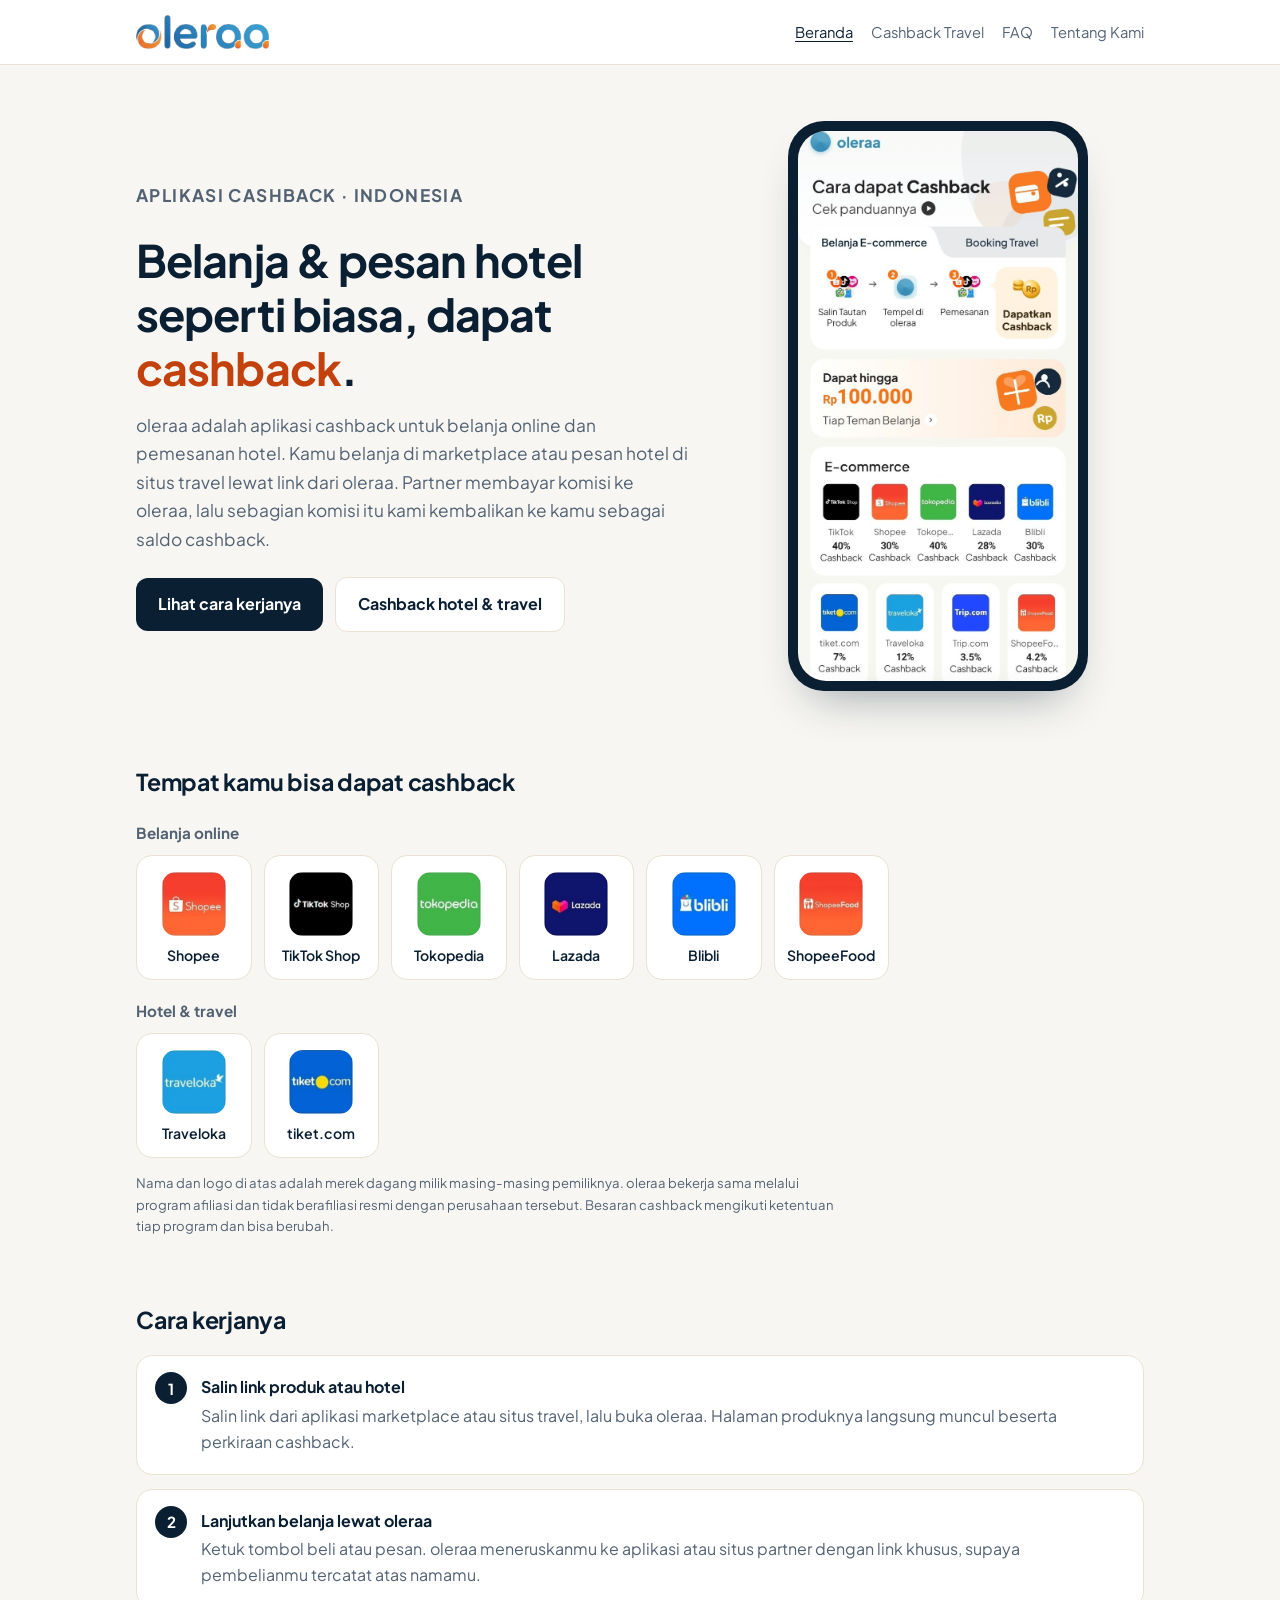
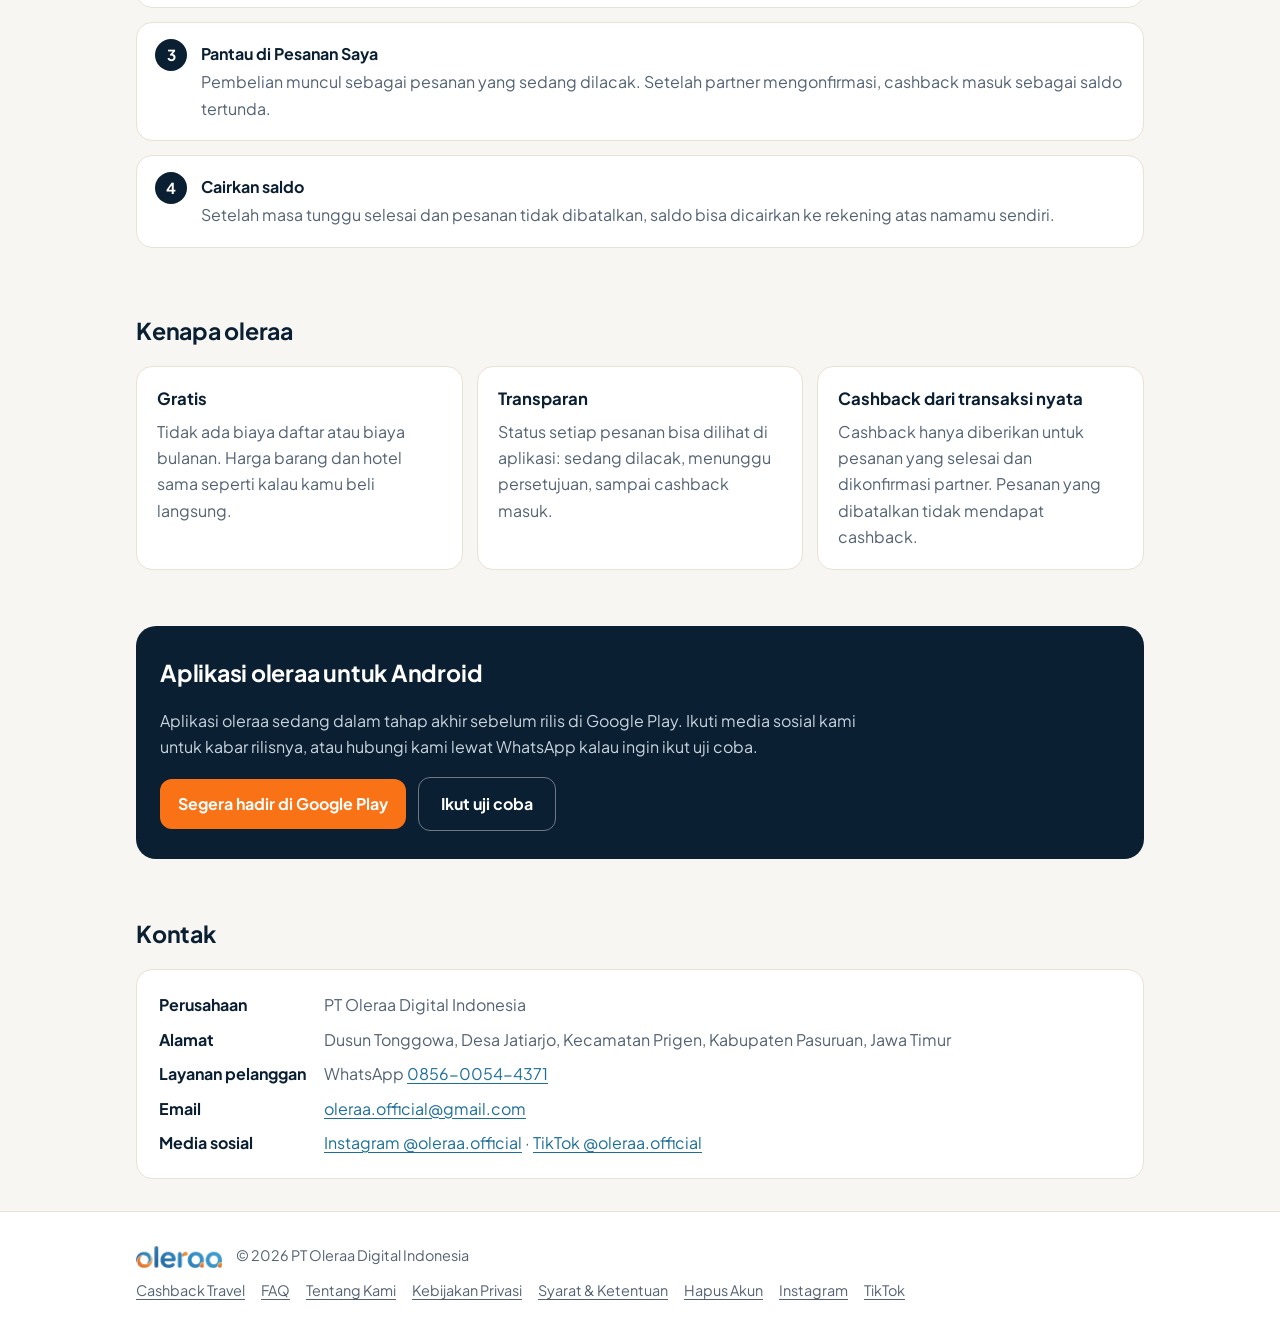
<file: index.html>
<!doctype html>
<html lang="id">
<head>
<meta charset="utf-8">
<meta name="viewport" content="width=device-width, initial-scale=1">
<title>oleraa: Cashback Belanja Online & Hotel</title>
<link rel="icon" type="image/png" href="img/favicon.png">
<link rel="apple-touch-icon" href="img/oleraa-icon-1024.png">
<meta name="description" content="oleraa adalah aplikasi cashback belanja online dan pemesanan hotel di Indonesia. Belanja atau pesan hotel lewat oleraa, sebagian komisi kembali ke kamu sebagai saldo cashback.">
<link rel="preconnect" href="https://fonts.googleapis.com">
<link rel="preconnect" href="https://fonts.gstatic.com" crossorigin>
<link href="https://fonts.googleapis.com/css2?family=Plus+Jakarta+Sans:wght@400;600;700;800&display=swap" rel="stylesheet">
<link rel="stylesheet" href="style.css">
</head>
<body>
<header class="site-header">
  <div class="wrap">
    <a class="wordmark" href="index.html"><img src="img/oleraa-logo.png" alt="oleraa" height="34"></a>
    <nav class="site-nav" aria-label="Menu utama">
      <a href="index.html" aria-current="page">Beranda</a>
      <a href="cashback-travel.html">Cashback Travel</a>
      <a href="faq.html">FAQ</a>
      <a href="tentang.html">Tentang Kami</a>
    </nav>
  </div>
</header>
<main>
<div class="wrap">
  <div class="hero hero-split">
    <div>
      <p class="eyebrow">Aplikasi cashback · Indonesia</p>
      <h1>Belanja &amp; pesan hotel seperti biasa, dapat <em>cashback</em>.</h1>
      <p>oleraa adalah aplikasi cashback untuk belanja online dan pemesanan hotel. Kamu belanja di marketplace atau pesan hotel di situs travel lewat link dari oleraa. Partner membayar komisi ke oleraa, lalu sebagian komisi itu kami kembalikan ke kamu sebagai saldo cashback.</p>
      <div class="cta-row">
        <a class="btn" href="#cara-kerja">Lihat cara kerjanya</a>
        <a class="btn btn-ghost" href="cashback-travel.html">Cashback hotel &amp; travel</a>
      </div>
    </div>
    <figure class="phone">
      <img src="img/app-beranda.jpg" alt="Tampilan Beranda aplikasi oleraa: panduan cashback dan daftar marketplace" width="702" height="1379">
    </figure>
  </div>

  <section aria-labelledby="partner">
    <h2 id="partner">Tempat kamu bisa dapat cashback</h2>
    <p class="section-sub">Belanja online</p>
    <ul class="logos">
      <li><img src="img/logo-shopee.png" alt="Shopee" width="64" height="64"><span>Shopee</span></li><li><img src="img/logo-tiktok.png" alt="TikTok Shop" width="64" height="64"><span>TikTok Shop</span></li><li><img src="img/logo-tokopedia.png" alt="Tokopedia" width="64" height="64"><span>Tokopedia</span></li><li><img src="img/logo-lazada.png" alt="Lazada" width="64" height="64"><span>Lazada</span></li><li><img src="img/logo-blibli.png" alt="Blibli" width="64" height="64"><span>Blibli</span></li><li><img src="img/logo-shopeefood.png" alt="ShopeeFood" width="64" height="64"><span>ShopeeFood</span></li>
    </ul>
    <p class="section-sub">Hotel &amp; travel</p>
    <ul class="logos">
      <li><img src="img/logo-traveloka.png" alt="Traveloka" width="64" height="64"><span>Traveloka</span></li><li><img src="img/logo-tiket.png" alt="tiket.com" width="64" height="64"><span>tiket.com</span></li>
    </ul>
    <p class="fineprint">Nama dan logo di atas adalah merek dagang milik masing-masing pemiliknya. oleraa bekerja sama melalui program afiliasi dan tidak berafiliasi resmi dengan perusahaan tersebut. Besaran cashback mengikuti ketentuan tiap program dan bisa berubah.</p>
  </section>

  <section aria-labelledby="cara-kerja">
    <h2 id="cara-kerja">Cara kerjanya</h2>
    <ol class="steps">
      <li><strong>Salin link produk atau hotel</strong><span>Salin link dari aplikasi marketplace atau situs travel, lalu buka oleraa. Halaman produknya langsung muncul beserta perkiraan cashback.</span></li>
      <li><strong>Lanjutkan belanja lewat oleraa</strong><span>Ketuk tombol beli atau pesan. oleraa meneruskanmu ke aplikasi atau situs partner dengan link khusus, supaya pembelianmu tercatat atas namamu.</span></li>
      <li><strong>Pantau di Pesanan Saya</strong><span>Pembelian muncul sebagai pesanan yang sedang dilacak. Setelah partner mengonfirmasi, cashback masuk sebagai saldo tertunda.</span></li>
      <li><strong>Cairkan saldo</strong><span>Setelah masa tunggu selesai dan pesanan tidak dibatalkan, saldo bisa dicairkan ke rekening atas namamu sendiri.</span></li>
    </ol>
  </section>

  <section aria-labelledby="kenapa">
    <h2 id="kenapa">Kenapa oleraa</h2>
    <div class="cards">
      <div class="card"><h3>Gratis</h3><p>Tidak ada biaya daftar atau biaya bulanan. Harga barang dan hotel sama seperti kalau kamu beli langsung.</p></div>
      <div class="card"><h3>Transparan</h3><p>Status setiap pesanan bisa dilihat di aplikasi: sedang dilacak, menunggu persetujuan, sampai cashback masuk.</p></div>
      <div class="card"><h3>Cashback dari transaksi nyata</h3><p>Cashback hanya diberikan untuk pesanan yang selesai dan dikonfirmasi partner. Pesanan yang dibatalkan tidak mendapat cashback.</p></div>
    </div>
  </section>

  <section class="download" aria-labelledby="unduh">
    <div>
      <h2 id="unduh">Aplikasi oleraa untuk Android</h2>
      <p>Aplikasi oleraa sedang dalam tahap akhir sebelum rilis di Google Play. Ikuti media sosial kami untuk kabar rilisnya, atau hubungi kami lewat WhatsApp kalau ingin ikut uji coba.</p>
      <div class="cta-row">
        <span class="badge-soon">Segera hadir di Google Play</span>
        <a class="btn btn-ghost" href="https://wa.me/6285600544371?text=Halo%20oleraa%2C%20saya%20ingin%20ikut%20uji%20coba%20aplikasi">Ikut uji coba</a>
      </div>
    </div>
  </section>

  <section aria-labelledby="kontak">
    <h2 id="kontak">Kontak</h2>
    <div class="contact">
      <dl>
        <dt>Perusahaan</dt><dd>PT Oleraa Digital Indonesia</dd>
        <dt>Alamat</dt><dd>Dusun Tonggowa, Desa Jatiarjo, Kecamatan Prigen, Kabupaten Pasuruan, Jawa Timur</dd>
        <dt>Layanan pelanggan</dt><dd>WhatsApp <a href="https://wa.me/6285600544371">0856-0054-4371</a></dd>
        <dt>Email</dt><dd><a href="mailto:oleraa.official@gmail.com">oleraa.official@gmail.com</a></dd>
        <dt>Media sosial</dt><dd><a href="https://www.instagram.com/oleraa.official/">Instagram @oleraa.official</a> · <a href="https://www.tiktok.com/@oleraa.official">TikTok @oleraa.official</a></dd>
      </dl>
    </div>
  </section>
</div>
</main>
<footer class="site-footer">
  <div class="wrap">
    <div>
      <strong class="foot-brand"><img src="img/oleraa-logo.png" alt="oleraa" height="22"></strong>
      <span>&copy; 2026 PT Oleraa Digital Indonesia</span>
    </div>
    <nav aria-label="Tautan kaki">
      <a href="cashback-travel.html">Cashback Travel</a>
      <a href="faq.html">FAQ</a>
      <a href="tentang.html">Tentang Kami</a>
      <a href="kebijakan-privasi.html">Kebijakan Privasi</a>
      <a href="syarat-ketentuan.html">Syarat &amp; Ketentuan</a>
      <a href="hapus-akun.html">Hapus Akun</a>
      <a href="https://www.instagram.com/oleraa.official/">Instagram</a>
      <a href="https://www.tiktok.com/@oleraa.official">TikTok</a>
    </nav>
  </div>
</footer>
</body>
</html>
</file>
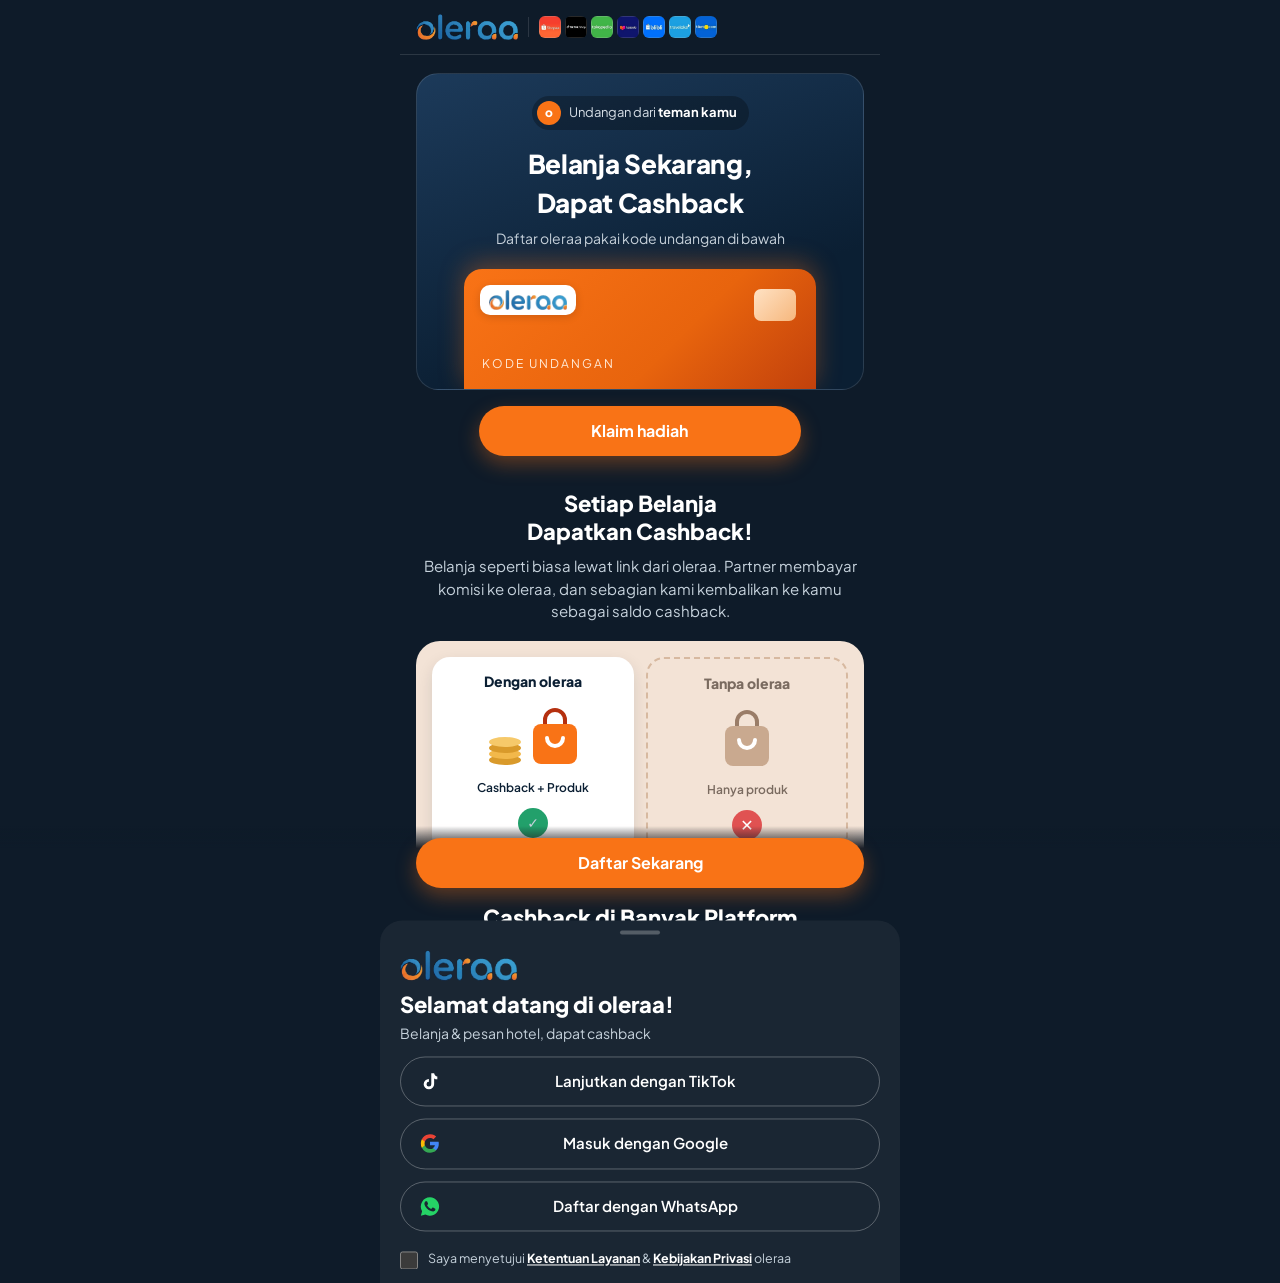
<file: undang/index.html>
<!doctype html>
<html lang="id">
<head>
<meta charset="utf-8">
<meta name="viewport" content="width=device-width, initial-scale=1">
<!-- Halaman ini sudah gelap: cegah browser HP (mode gelap otomatis) mengubah warna oranye jadi merah tua. -->
<meta name="color-scheme" content="dark">
<meta name="theme-color" content="#0e1b29">
<title>Undangan oleraa: Ambil Cashback Kamu</title>
<meta name="description" content="Kamu diundang ke oleraa. Belanja di Shopee, TikTok Shop, Lazada, Tokopedia & pesan hotel lewat oleraa, sebagian komisi kembali ke kamu sebagai cashback.">
<!-- Pratinjau link di WhatsApp / Facebook / Telegram -->
<meta property="og:type" content="website">
<meta property="og:site_name" content="oleraa">
<meta property="og:title" content="oleraa Official">
<meta property="og:description" content="Platform Cashback Terpercaya">
<meta property="og:url" content="https://oleraaofficial.com/undang/">
<meta property="og:image" content="https://oleraaofficial.com/img/og-undang.jpg">
<meta property="og:image:width" content="1200">
<meta property="og:image:height" content="630">
<meta name="twitter:card" content="summary_large_image">
<link rel="icon" type="image/png" href="../img/favicon.png">
<link rel="preconnect" href="https://fonts.googleapis.com">
<link rel="preconnect" href="https://fonts.gstatic.com" crossorigin>
<link href="https://fonts.googleapis.com/css2?family=Plus+Jakarta+Sans:wght@400;600;700;800&display=swap" rel="stylesheet">
<style>
:root{--navy:#0b1f33;--navy2:#13304d;--orange:#f97316;--ink2:#9fb0bf;--line:rgba(255,255,255,.12)}
*{box-sizing:border-box;margin:0}
[hidden]{display:none!important}
body{background:#0e1b29;color:#fff;font-family:"Plus Jakarta Sans",system-ui,sans-serif;line-height:1.5;padding-bottom:96px}
.wrap{max-width:480px;margin:0 auto;padding:0 16px}
.top{display:flex;align-items:center;gap:10px;padding:14px 16px;border-bottom:1px solid var(--line);max-width:480px;margin:0 auto}
.wm{line-height:0}.wm img{height:26px;width:auto;display:block}
.sep{width:1px;height:20px;background:var(--line)}
.mini{display:flex;gap:4px;overflow:hidden}.mini img{width:22px;height:22px;border-radius:6px}
.hero{margin-top:18px;border-radius:22px;overflow:hidden;background:linear-gradient(160deg,#1c3a5a,#0b1f33 70%);border:1px solid var(--line);text-align:center;padding:22px 18px 0;position:relative}
.from{display:inline-flex;align-items:center;gap:8px;background:rgba(0,0,0,.28);border-radius:999px;padding:5px 12px 5px 5px;font-size:13px;color:#d6dee6}
.from img,.from .ph{width:24px;height:24px;border-radius:50%;object-fit:cover;background:var(--orange);display:inline-grid;place-items:center;font-weight:800;font-size:12px;color:#fff}
.from b{color:#fff}
.hero h1{margin-top:14px;font-size:26px;font-weight:800;letter-spacing:-.3px}
.hero p.sub{margin-top:6px;color:#c6d2dc;font-size:14px}
.card{margin:20px auto 0;width:86%;height:120px;border-radius:18px 18px 0 0;background:linear-gradient(135deg,#f97316,#e8640d 60%,#c2410c);position:relative;box-shadow:0 -6px 24px rgba(249,115,22,.35)}
.card .lg{position:absolute;left:16px;top:16px;background:#fff;border-radius:10px;padding:5px 9px;line-height:0;box-shadow:0 2px 8px rgba(0,0,0,.15)}
.card .lg img{height:20px;width:auto;display:block}
.card .chip{position:absolute;right:20px;top:20px;width:42px;height:32px;border-radius:7px;background:linear-gradient(135deg,#ffe2c4,#f6b77d)}
.card .cd{position:absolute;left:18px;bottom:16px;font-size:12px;letter-spacing:2px;color:#ffe9d6}
.codebox{margin-top:14px;display:flex;align-items:center;justify-content:center;gap:10px;font-size:14px;color:#c6d2dc}
.codebox b{font-size:18px;letter-spacing:3px;color:#fff}
.rw-title{margin-top:14px;font-size:24px;font-weight:600;color:#e7edf2}
.rw-amount{font-size:52px;font-weight:800;line-height:1.1;letter-spacing:-1px}
.rw-amount small{font-size:24px;font-weight:800;margin-right:2px}
.timer{margin-top:16px;text-align:center;font-size:15px;color:#e7edf2}
.timer b{font-variant-numeric:tabular-nums;letter-spacing:1px;margin-left:4px}
.copy{border:1px solid var(--line);background:transparent;color:#fff;border-radius:999px;padding:5px 12px;font:inherit;font-size:12px;cursor:pointer}
.btn{display:block;text-align:center;background:var(--orange);color:#fff;text-decoration:none;font-weight:700;font-size:16px;border-radius:999px;padding:13px 18px;box-shadow:0 8px 20px rgba(249,115,22,.35)}
.cta1{width:72%;margin:16px auto 0}
h2{margin-top:34px;text-align:center;font-size:22px;font-weight:800;line-height:1.25}
.lead{margin-top:10px;text-align:center;color:#c6d2dc;font-size:15px}
.cmp{margin-top:18px;background:#f3e3d6;border-radius:24px;padding:16px;display:grid;grid-template-columns:1fr 1fr;gap:12px;color:var(--navy)}
.cmp .c{border-radius:18px;padding:14px 8px 12px;text-align:center}
.cmp .yes{background:#fff;box-shadow:0 6px 16px rgba(11,31,51,.12)}
.cmp .no{border:2px dashed #d7b9a0;color:#7a6b60}
.cmp h3{font-size:14px;font-weight:800}
.cmp .ic{margin:10px auto 8px;height:64px;display:flex;justify-content:center;align-items:flex-end;gap:4px}
.cmp small{font-size:12px;font-weight:600}
.mark{margin:10px auto 0;width:30px;height:30px;border-radius:50%;display:grid;place-items:center;font-weight:800;color:#fff}
.mark.ok{background:#22a06b}.mark.x{background:#e05252}
.grid{margin-top:18px;display:grid;grid-template-columns:repeat(4,1fr);gap:14px;justify-items:center}
.grid img{width:58px;height:58px;border-radius:16px;box-shadow:0 6px 14px rgba(0,0,0,.35)}
.stores{margin-top:22px;display:flex;justify-content:center;gap:10px}
.store{display:flex;align-items:center;gap:8px;border:1px solid rgba(255,255,255,.35);border-radius:10px;padding:7px 12px;color:#fff;text-decoration:none;font-size:11px;line-height:1.2}
.store b{display:block;font-size:14px}
.store.off{opacity:.55}
.note{margin-top:22px;font-size:12px;color:var(--ink2);text-align:center}
.bar{position:fixed;left:0;right:0;bottom:0;padding:12px 16px calc(12px + env(safe-area-inset-bottom));background:linear-gradient(transparent,#0e1b29 30%)}
.bar .btn{max-width:448px;margin:0 auto}
.sheet-bg{position:fixed;inset:0;background:rgba(0,0,0,.55);display:none;z-index:20}
.sheet{position:fixed;left:0;right:0;bottom:0;z-index:21;background:#1a2633;border-radius:22px 22px 0 0;padding:10px 20px calc(22px + env(safe-area-inset-bottom));transform:translateY(105%);transition:transform .25s ease;max-width:520px;margin:0 auto}
.sheet.open{transform:none}.sheet-bg.open{display:block}
.grip{width:40px;height:4px;border-radius:2px;background:rgba(255,255,255,.25);margin:0 auto 16px}
.sheet .wm img{height:30px}
.sheet h3{margin-top:8px;font-size:22px;font-weight:800}
.sheet .tag{color:#c6d2dc;font-size:14px;margin-top:2px}
.opt{margin-top:12px;display:flex;align-items:center;gap:12px;width:100%;padding:13px 18px;border-radius:999px;border:1px solid rgba(255,255,255,.28);background:transparent;color:#fff;font:inherit;font-size:15px;font-weight:600;text-decoration:none;cursor:pointer}
.opt span{flex:1;text-align:center;margin-right:24px}
.opt svg{width:22px;height:22px;flex:none}
.agree{margin-top:18px;display:flex;gap:10px;align-items:flex-start;font-size:12.5px;color:#c6d2dc}
.agree input{margin-top:2px;width:18px;height:18px;accent-color:var(--orange);flex:none}
.agree a{color:#fff;font-weight:700}
.field{margin-top:14px;display:flex;align-items:center;border:1px solid rgba(255,255,255,.3);border-radius:14px;overflow:hidden}
.field b{padding:12px 12px;border-right:1px solid rgba(255,255,255,.2)}
.field input{flex:1;background:transparent;border:0;color:#fff;font:inherit;font-size:16px;padding:12px;outline:none;letter-spacing:.5px}
.msg{margin-top:10px;font-size:13px;color:#ffb38a;min-height:18px}
.ok{margin-top:10px;font-size:14px;color:#c6d2dc}
.link{background:none;border:0;color:#c6d2dc;font:inherit;font-size:13px;text-decoration:underline;margin-top:10px;cursor:pointer}
.btn[disabled]{opacity:.5;pointer-events:none}
</style>
</head>
<body>
<header class="top">
  <div class="wm"><img src="../img/oleraa-logo.png" alt="oleraa"></div><div class="sep"></div>
  <div class="mini">
    <img src="../img/logo-shopee.png" alt="Shopee"><img src="../img/logo-tiktok.png" alt="TikTok Shop"><img src="../img/logo-tokopedia.png" alt="Tokopedia"><img src="../img/logo-lazada.png" alt="Lazada"><img src="../img/logo-blibli.png" alt="Blibli"><img src="../img/logo-traveloka.png" alt="Traveloka"><img src="../img/logo-tiket.png" alt="tiket.com">
  </div>
</header>

<main class="wrap">
  <section class="hero">
    <div class="from" id="from"><span class="ph">o</span><span><span id="fromLabel">Undangan dari</span> <b id="inviterName">teman kamu</b></span></div>
    <!-- Tanpa hadiah aktif -->
    <div id="heroPlain">
      <h1>Belanja Sekarang,<br>Dapat Cashback</h1>
      <p class="sub">Daftar oleraa pakai kode undangan di bawah</p>
    </div>
    <!-- Hadiah aktif: angka dari server (pengaturan hadiah undangan) -->
    <div id="heroReward" hidden>
      <p class="rw-title">Kredit Cashback Ekstra</p>
      <p class="rw-amount"><small>Rp</small><span id="rwAmount">0</span></p>
      <p class="sub" id="rwTerms"></p>
    </div>
    <div class="card"><div class="lg"><img src="../img/oleraa-logo.png" alt="oleraa"></div><div class="chip"></div><div class="cd" id="cardCode">KODE UNDANGAN</div></div>
  </section>
  <div class="codebox" id="codebox" hidden>Kode undangan: <b id="code"></b><button class="copy" id="copyBtn" type="button">Salin</button></div>
  <div class="timer" id="timer" hidden>Sisa waktu klaim <b id="timerVal">48 : 00 : 00</b></div>
  <a class="btn cta1" href="#" data-join>Klaim hadiah</a>

  <h2>Setiap Belanja<br>Dapatkan Cashback!</h2>
  <p class="lead">Belanja seperti biasa lewat link dari oleraa. Partner membayar komisi ke oleraa, dan sebagian kami kembalikan ke kamu sebagai saldo cashback.</p>

  <div class="cmp">
    <div class="c yes">
      <h3>Dengan oleraa</h3>
      <div class="ic" aria-hidden="true">
        <svg width="40" height="44" viewBox="0 0 40 44"><ellipse cx="20" cy="38" rx="16" ry="5" fill="#d99a2b"/><ellipse cx="20" cy="32" rx="16" ry="5" fill="#f2b84b"/><ellipse cx="20" cy="26" rx="16" ry="5" fill="#d99a2b"/><ellipse cx="20" cy="20" rx="16" ry="5" fill="#f6c96a"/></svg>
        <svg width="52" height="60" viewBox="0 0 52 60"><path d="M16 18v-4a10 10 0 0 1 20 0v4" fill="none" stroke="#b5300f" stroke-width="4"/><rect x="4" y="18" width="44" height="40" rx="8" fill="#f97316"/><path d="M18 32a8 8 0 0 0 16 0" fill="none" stroke="#fff" stroke-width="4" stroke-linecap="round"/></svg>
      </div>
      <small>Cashback + Produk</small>
      <div class="mark ok">&#10003;</div>
    </div>
    <div class="c no">
      <h3>Tanpa oleraa</h3>
      <div class="ic" aria-hidden="true">
        <svg width="52" height="60" viewBox="0 0 52 60"><path d="M16 18v-4a10 10 0 0 1 20 0v4" fill="none" stroke="#9a7d68" stroke-width="4"/><rect x="4" y="18" width="44" height="40" rx="8" fill="#c9a98f"/><path d="M18 32a8 8 0 0 0 16 0" fill="none" stroke="#fff" stroke-width="4" stroke-linecap="round"/></svg>
      </div>
      <small>Hanya produk</small>
      <div class="mark x">&#10005;</div>
    </div>
  </div>

  <h2>Cashback di Banyak Platform</h2>
  <div class="grid">
    <img src="../img/logo-shopee.png" alt="Shopee"><img src="../img/logo-tiktok.png" alt="TikTok Shop"><img src="../img/logo-tokopedia.png" alt="Tokopedia"><img src="../img/logo-lazada.png" alt="Lazada">
    <img src="../img/logo-blibli.png" alt="Blibli"><img src="../img/logo-traveloka.png" alt="Traveloka"><img src="../img/logo-tiket.png" alt="tiket.com"><img src="../img/oleraa-icon-1024.png" alt="oleraa">
  </div>

  <div class="stores">
    <a class="store" href="#" data-download><svg width="20" height="22" viewBox="0 0 20 22"><path d="M2 1l11 10L2 21z" fill="#34a853"/><path d="M2 1l14 8-3 2z" fill="#4285f4"/><path d="M2 21l14-8-3-2z" fill="#ea4335"/><path d="M16 9l3 2-3 2-3-2z" fill="#fbbc04"/></svg><span>Unduh di<b>Google Play</b></span></a>
    <span class="store off"><svg width="18" height="22" viewBox="0 0 18 22"><path d="M14.6 11.7c0-2.6 2.1-3.8 2.2-3.9-1.2-1.8-3.1-2-3.7-2-1.6-.2-3.1.9-3.9.9-.8 0-2-.9-3.4-.9C4 5.8 2.4 6.9 1.5 8.5c-1.8 3.2-.5 7.9 1.3 10.5.9 1.3 1.9 2.7 3.2 2.6 1.3-.1 1.8-.8 3.3-.8 1.6 0 2 .8 3.4.8 1.4 0 2.3-1.3 3.1-2.6 1-1.5 1.4-2.9 1.4-3-.1 0-2.6-1-2.6-4.3zM12.1 4c.7-.9 1.2-2 1-3.2-1 0-2.3.7-3 1.6-.7.8-1.2 2-1.1 3.1 1.2.1 2.3-.6 3.1-1.5z" fill="#fff"/></svg><span>App Store<b>Segera hadir</b></span></span>
  </div>

  <p class="note">oleraa &middot; <a href="../index.html" style="color:inherit">oleraaofficial.com</a> &middot; <a href="../syarat-ketentuan.html" style="color:inherit">Syarat &amp; Ketentuan</a></p>
</main>

<div class="sheet-bg" id="sheetBg"></div>
<div class="sheet" id="sheet" role="dialog" aria-modal="true" aria-labelledby="sheetTitle">
  <div class="grip"></div>
  <!-- Langkah 1: pilih cara masuk -->
  <div id="stepPick">
    <div class="wm"><img src="../img/oleraa-logo.png" alt="oleraa"></div>
    <h3 id="sheetTitle">Selamat datang di oleraa!</h3>
    <p class="tag">Belanja &amp; pesan hotel, dapat cashback</p>
    <a class="opt" href="#" data-app><svg viewBox="0 0 24 24"><path d="M16.5 3c.4 2 1.7 3.4 3.5 3.6v3.1c-1.3 0-2.5-.4-3.5-1v6.2a5.7 5.7 0 1 1-5.7-5.7v3.2a2.6 2.6 0 1 0 2.6 2.6V3h3.1z" fill="#fff"/></svg><span>Lanjutkan dengan TikTok</span></a>
    <a class="opt" href="#" data-app><svg viewBox="0 0 24 24"><path d="M21.6 12.2c0-.7-.1-1.4-.2-2H12v3.8h5.4a4.6 4.6 0 0 1-2 3v2.5h3.2c1.9-1.8 3-4.3 3-7.3z" fill="#4285F4"/><path d="M12 22c2.7 0 5-.9 6.6-2.4l-3.2-2.5c-.9.6-2 1-3.4 1-2.6 0-4.8-1.8-5.6-4.1H3.1v2.6A10 10 0 0 0 12 22z" fill="#34A853"/><path d="M6.4 14c-.2-.6-.3-1.3-.3-2s.1-1.4.3-2V7.4H3.1a10 10 0 0 0 0 9.2L6.4 14z" fill="#FBBC05"/><path d="M12 5.9c1.5 0 2.8.5 3.8 1.5l2.9-2.9A10 10 0 0 0 3.1 7.4L6.4 10c.8-2.3 3-4.1 5.6-4.1z" fill="#EA4335"/></svg><span>Masuk dengan Google</span></a>
    <button class="opt" type="button" id="optWa"><svg viewBox="0 0 24 24"><path d="M12 2a10 10 0 0 0-8.6 15.1L2 22l5-1.3A10 10 0 1 0 12 2zm5.6 14.1c-.2.7-1.4 1.3-1.9 1.3-.5.1-1.1.1-1.8-.1-.4-.1-1-.3-1.7-.6-3-1.3-4.9-4.3-5.1-4.5-.1-.2-1.2-1.6-1.2-3.1s.8-2.2 1-2.5c.3-.3.6-.4.8-.4h.6c.2 0 .4 0 .6.5l.9 2.1c.1.2.1.4 0 .5l-.3.5-.4.5c-.1.1-.3.3-.1.6.2.3.8 1.3 1.7 2.1 1.2 1 2.1 1.3 2.4 1.5.3.1.5.1.6-.1l.9-1.1c.2-.3.4-.2.7-.1l2 1c.3.1.5.2.5.3.1.2.1.8-.1 1.5z" fill="#25D366"/></svg><span>Daftar dengan WhatsApp</span></button>
    <p class="tag" id="rewardNote" hidden style="margin-top:12px;font-size:12.5px">Klaim hadiah Kredit Cashback Ekstra: daftar dengan WhatsApp di halaman ini.</p>
    <label class="agree"><input type="checkbox" id="agree"><span>Saya menyetujui <a href="../syarat-ketentuan.html" target="_blank">Ketentuan Layanan</a> &amp; <a href="../kebijakan-privasi.html" target="_blank">Kebijakan Privasi</a> oleraa</span></label>
    <p class="msg" id="pickMsg"></p>
  </div>
  <!-- Langkah 2: nomor WhatsApp -->
  <div id="stepPhone" hidden>
    <h3>Daftar dengan WhatsApp</h3>
    <p class="tag">Kode 6 angka akan dikirim ke WhatsApp kamu.</p>
    <div class="field"><b>+62</b><input id="phone" type="tel" inputmode="numeric" autocomplete="tel-national" placeholder="8xxxxxxxxxx"></div>
    <p class="msg" id="phoneMsg"></p>
    <button class="btn" type="button" id="sendCode" style="width:100%;border:0">Kirim kode</button>
    <button class="link" type="button" data-back>Kembali</button>
  </div>
  <!-- Langkah 3: kode OTP -->
  <div id="stepCode" hidden>
    <h3>Masukkan kode</h3>
    <p class="tag" id="codeInfo">Kode sudah dikirim ke WhatsApp kamu.</p>
    <div class="field"><input id="otp" type="text" inputmode="numeric" autocomplete="one-time-code" maxlength="6" placeholder="6 angka" style="text-align:center;letter-spacing:6px"></div>
    <p class="msg" id="codeMsg"></p>
    <button class="btn" type="button" id="verifyCode" style="width:100%;border:0">Daftar</button>
    <button class="link" type="button" data-back>Ganti nomor</button>
  </div>
  <!-- Langkah 4: selesai -->
  <div id="stepDone" hidden>
    <h3 id="doneTitle">Akun oleraa kamu sudah dibuat!</h3>
    <p class="ok" id="doneText">Unduh aplikasi oleraa, lalu masuk dengan WhatsApp memakai nomor yang sama.</p>
    <a class="btn" href="#" data-download style="margin-top:16px">Unduh aplikasi oleraa</a>
  </div>
</div>

<div class="bar"><a class="btn" href="#" data-join>Daftar Sekarang</a></div>

<script>
// Jalan setelah semua <script> dibaca (setupSheet ada di script berikutnya).
window.addEventListener("DOMContentLoaded", function () {
  var PLAY = "https://play.google.com/store/apps/details?id=id.oleraa.app";
  var params = new URLSearchParams(location.search);
  var code = (params.get("ref") || "").toUpperCase().replace(/[^A-Z0-9]/g, "").slice(0, 16);
  var link = PLAY + (code ? "&referrer=" + encodeURIComponent("ref=" + code) : "");
  document.querySelectorAll("[data-download]").forEach(function (a) { a.href = link; a.rel = "noopener"; });
  setupSheet(code, link);
  if (!code) return;
  document.getElementById("code").textContent = code;
  document.getElementById("cardCode").textContent = code.split("").join(" ");
  document.getElementById("codebox").hidden = false;
  document.getElementById("copyBtn").addEventListener("click", function () {
    var b = this;
    (navigator.clipboard ? navigator.clipboard.writeText(code) : Promise.reject()).then(function () {
      b.textContent = "Tersalin";
    }, function () { b.textContent = code; });
  });
  fetch("https://api.oleraaofficial.com/api/referrals/invite/" + encodeURIComponent(code))
    .then(function (r) { return r.ok ? r.json() : null; })
    .then(function (d) {
      if (!d || !d.name) return;
      document.getElementById("inviterName").textContent = d.name;
      if (d.reward) showReward(d.reward, code);
      var ph = document.querySelector("#from .ph");
      if (d.avatarUrl && /^(https:\/\/|data:image\/(jpeg|png|webp);base64,)/.test(d.avatarUrl)) {
        var img = document.createElement("img"); img.src = d.avatarUrl; img.alt = ""; ph.replaceWith(img);
      } else { ph.textContent = d.name.charAt(0).toUpperCase(); }
    })
    .catch(function () {});
});
</script>
<script>
var REWARD_ACTIVE = false;
// Waktu link undangan pertama kali dibuka di HP ini (per kode). Dipakai hitung mundur & dikirim saat daftar.
function invitedAtFor(code) {
  var key = "oleraa_invite_opened_" + code, t = 0;
  try { t = Number(localStorage.getItem(key)) || 0; } catch (e) {}
  if (!t) { t = Date.now(); try { localStorage.setItem(key, String(t)); } catch (e) {} }
  return t;
}
function showReward(r, code) {
  var amount = Number(r.amount) || 0;
  if (!(amount > 0)) return;
  document.getElementById("fromLabel").textContent = "Hadiah dari";
  document.getElementById("heroPlain").hidden = true;
  document.getElementById("heroReward").hidden = false;
  document.getElementById("rwAmount").textContent = amount.toLocaleString("id-ID");
  document.getElementById("rwTerms").textContent = "Tambahan " + r.percent + "% dari setiap cashback, total sampai Rp" + amount.toLocaleString("id-ID") + ", berlaku " + r.days + " hari.";
  document.getElementById("codebox").hidden = true;
  document.getElementById("rewardNote").hidden = false;
  var timer = document.getElementById("timer"), val = document.getElementById("timerVal");
  var end = invitedAtFor(code) + r.claimHours * 3600 * 1000;
  timer.hidden = false;
  function pad(n) { return (n < 10 ? "0" : "") + n; }
  function tick() {
    var left = Math.max(0, end - Date.now());
    if (left <= 0) {
      REWARD_ACTIVE = false;
      timer.textContent = "Waktu klaim hadiah sudah habis. Kamu tetap bisa daftar oleraa.";
      document.getElementById("rewardNote").hidden = true;
      return;
    }
    REWARD_ACTIVE = true;
    var s = Math.floor(left / 1000);
    val.textContent = pad(Math.floor(s / 3600)) + " : " + pad(Math.floor(s / 60) % 60) + " : " + pad(s % 60);
    setTimeout(tick, 1000);
  }
  tick();
}
function setupSheet(code, playLink) {
  var API = "https://api.oleraaofficial.com/api/web-invite/whatsapp/";
  var sheet = document.getElementById("sheet"), bg = document.getElementById("sheetBg");
  var steps = ["stepPick", "stepPhone", "stepCode", "stepDone"];
  var phone = "";
  function show(id) { steps.forEach(function (s) { document.getElementById(s).hidden = s !== id; }); }
  function open(e) { if (e) e.preventDefault(); show("stepPick"); sheet.classList.add("open"); bg.classList.add("open"); }
  function close() { sheet.classList.remove("open"); bg.classList.remove("open"); }
  function agreed() {
    if (document.getElementById("agree").checked) { document.getElementById("pickMsg").textContent = ""; return true; }
    document.getElementById("pickMsg").textContent = "Centang persetujuan Ketentuan Layanan & Kebijakan Privasi dulu ya.";
    return false;
  }
  function post(path, body) {
    return fetch(API + path, { method: "POST", headers: { "Content-Type": "application/json" }, body: JSON.stringify(body) })
      .then(function (r) { return r.json().catch(function () { return {}; }).then(function (d) { return { ok: r.ok, d: d }; }); });
  }
  document.querySelectorAll("[data-join]").forEach(function (a) { a.addEventListener("click", open); });
  bg.addEventListener("click", close);
  document.querySelectorAll("[data-back]").forEach(function (b) { b.addEventListener("click", function () { show(b.closest("#stepCode") ? "stepPhone" : "stepPick"); }); });
  // TikTok & Google: login dilakukan di aplikasi.
  document.querySelectorAll("[data-app]").forEach(function (a) {
    a.href = playLink;
    a.addEventListener("click", function (e) { if (!agreed()) e.preventDefault(); });
  });
  document.getElementById("optWa").addEventListener("click", function () { if (agreed()) show("stepPhone"); });

  var phoneInput = document.getElementById("phone");
  phoneInput.addEventListener("input", function () {
    var d = phoneInput.value.replace(/\D/g, "");
    if (d.indexOf("62") === 0) d = d.slice(2);
    if (d.indexOf("0") === 0) d = d.slice(1);
    phoneInput.value = d.slice(0, 13);
  });
  document.getElementById("sendCode").addEventListener("click", function () {
    var b = this, msg = document.getElementById("phoneMsg");
    var d = phoneInput.value;
    if (!/^8\d{7,12}$/.test(d)) { msg.textContent = "Nomor WhatsApp belum benar (contoh: 81234567890)."; return; }
    phone = "0" + d; b.disabled = true; msg.textContent = "Mengirim kode...";
    var body = { phone: phone }; if (code) body.referralCode = code;
    post("request", body).then(function (x) {
      b.disabled = false;
      if (!x.ok) { msg.textContent = (x.d && x.d.error) || "Gagal mengirim kode, coba lagi."; return; }
      msg.textContent = "";
      document.getElementById("codeInfo").textContent = "Kode sudah dikirim ke WhatsApp +62" + d + ".";
      if (x.d && x.d.isNewUser === false) {
        document.getElementById("doneTitle").textContent = "Nomor ini sudah terdaftar di oleraa";
        document.getElementById("doneText").textContent = "Langsung masuk di aplikasi oleraa dengan WhatsApp nomor ini.";
        show("stepDone"); return;
      }
      show("stepCode"); document.getElementById("otp").focus();
    }).catch(function () { b.disabled = false; msg.textContent = "Tidak dapat terhubung. Periksa internet kamu."; });
  });
  document.getElementById("verifyCode").addEventListener("click", function () {
    var b = this, msg = document.getElementById("codeMsg");
    var otp = document.getElementById("otp").value.replace(/\D/g, "");
    if (otp.length !== 6) { msg.textContent = "Masukkan 6 angka kode dari WhatsApp."; return; }
    b.disabled = true; msg.textContent = "Memeriksa kode...";
    var body = { phone: phone, code: otp };
    if (code) body.invitedAt = new Date(invitedAtFor(code)).toISOString();
    post("verify", body).then(function (x) {
      b.disabled = false;
      if (!x.ok) { msg.textContent = (x.d && x.d.error) || "Kode salah, coba lagi."; return; }
      msg.textContent = "";
      if (x.d && x.d.rewarded) {
        document.getElementById("doneTitle").textContent = "Hadiah kamu sudah aktif!";
        document.getElementById("doneText").textContent = "Akun oleraa sudah dibuat dan Kredit Cashback Ekstra aktif. Unduh aplikasi oleraa, lalu masuk dengan WhatsApp memakai nomor yang sama.";
      }
      show("stepDone");
    }).catch(function () { b.disabled = false; msg.textContent = "Tidak dapat terhubung. Periksa internet kamu."; });
  });
}
</script>
</body>
</html>
</file>
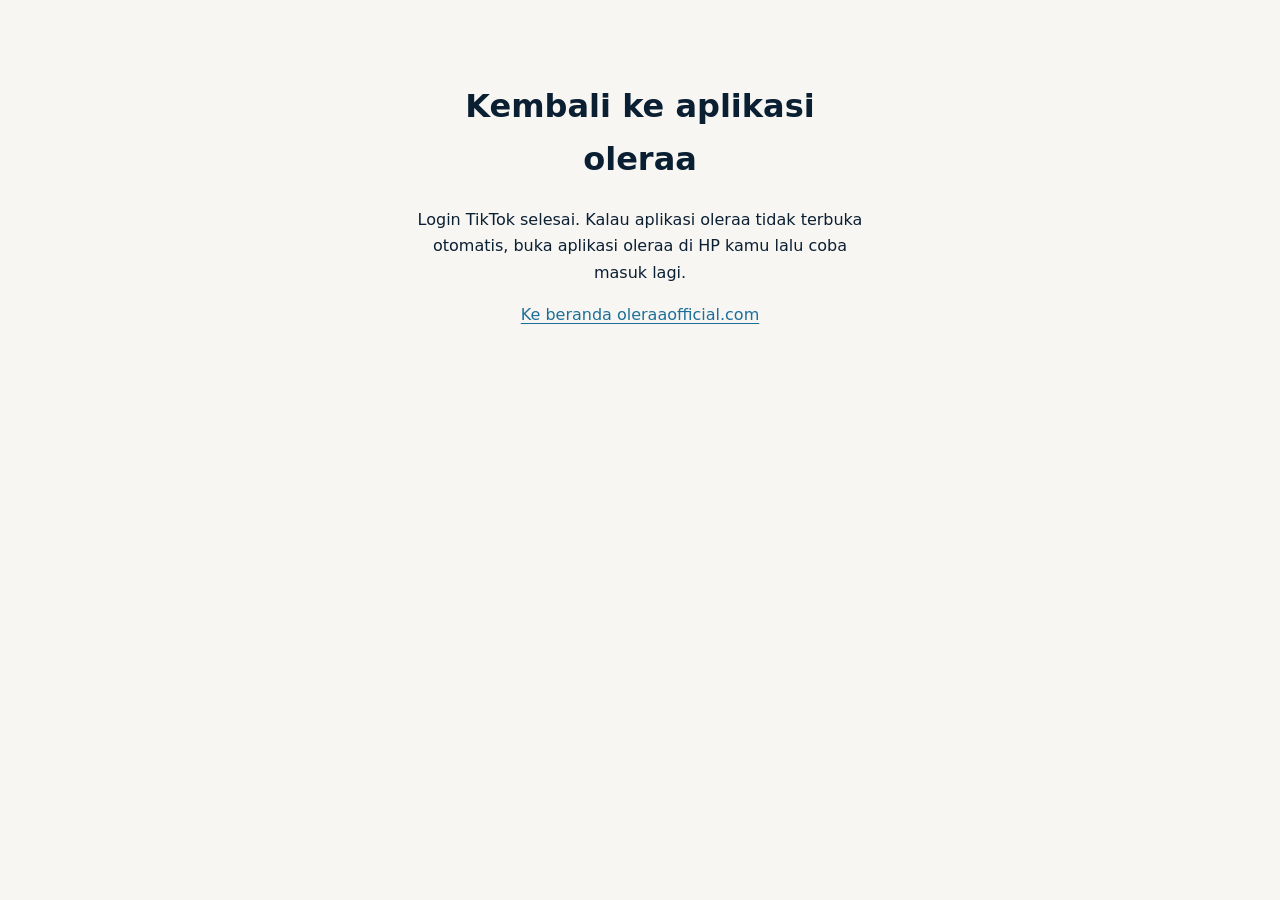
<file: auth/tiktok/index.html>
<!doctype html>
<html lang="id">
<head>
<meta charset="utf-8">
<meta name="viewport" content="width=device-width, initial-scale=1">
<title>Masuk dengan TikTok · oleraa</title>
<link rel="stylesheet" href="/style.css">
</head>
<body>
<main style="max-width:480px;margin:80px auto;padding:0 16px;text-align:center">
  <h1>Kembali ke aplikasi oleraa</h1>
  <p>Login TikTok selesai. Kalau aplikasi oleraa tidak terbuka otomatis, buka aplikasi oleraa di HP kamu lalu coba masuk lagi.</p>
  <p><a href="/">Ke beranda oleraaofficial.com</a></p>
</main>
</body>
</html>
</file>
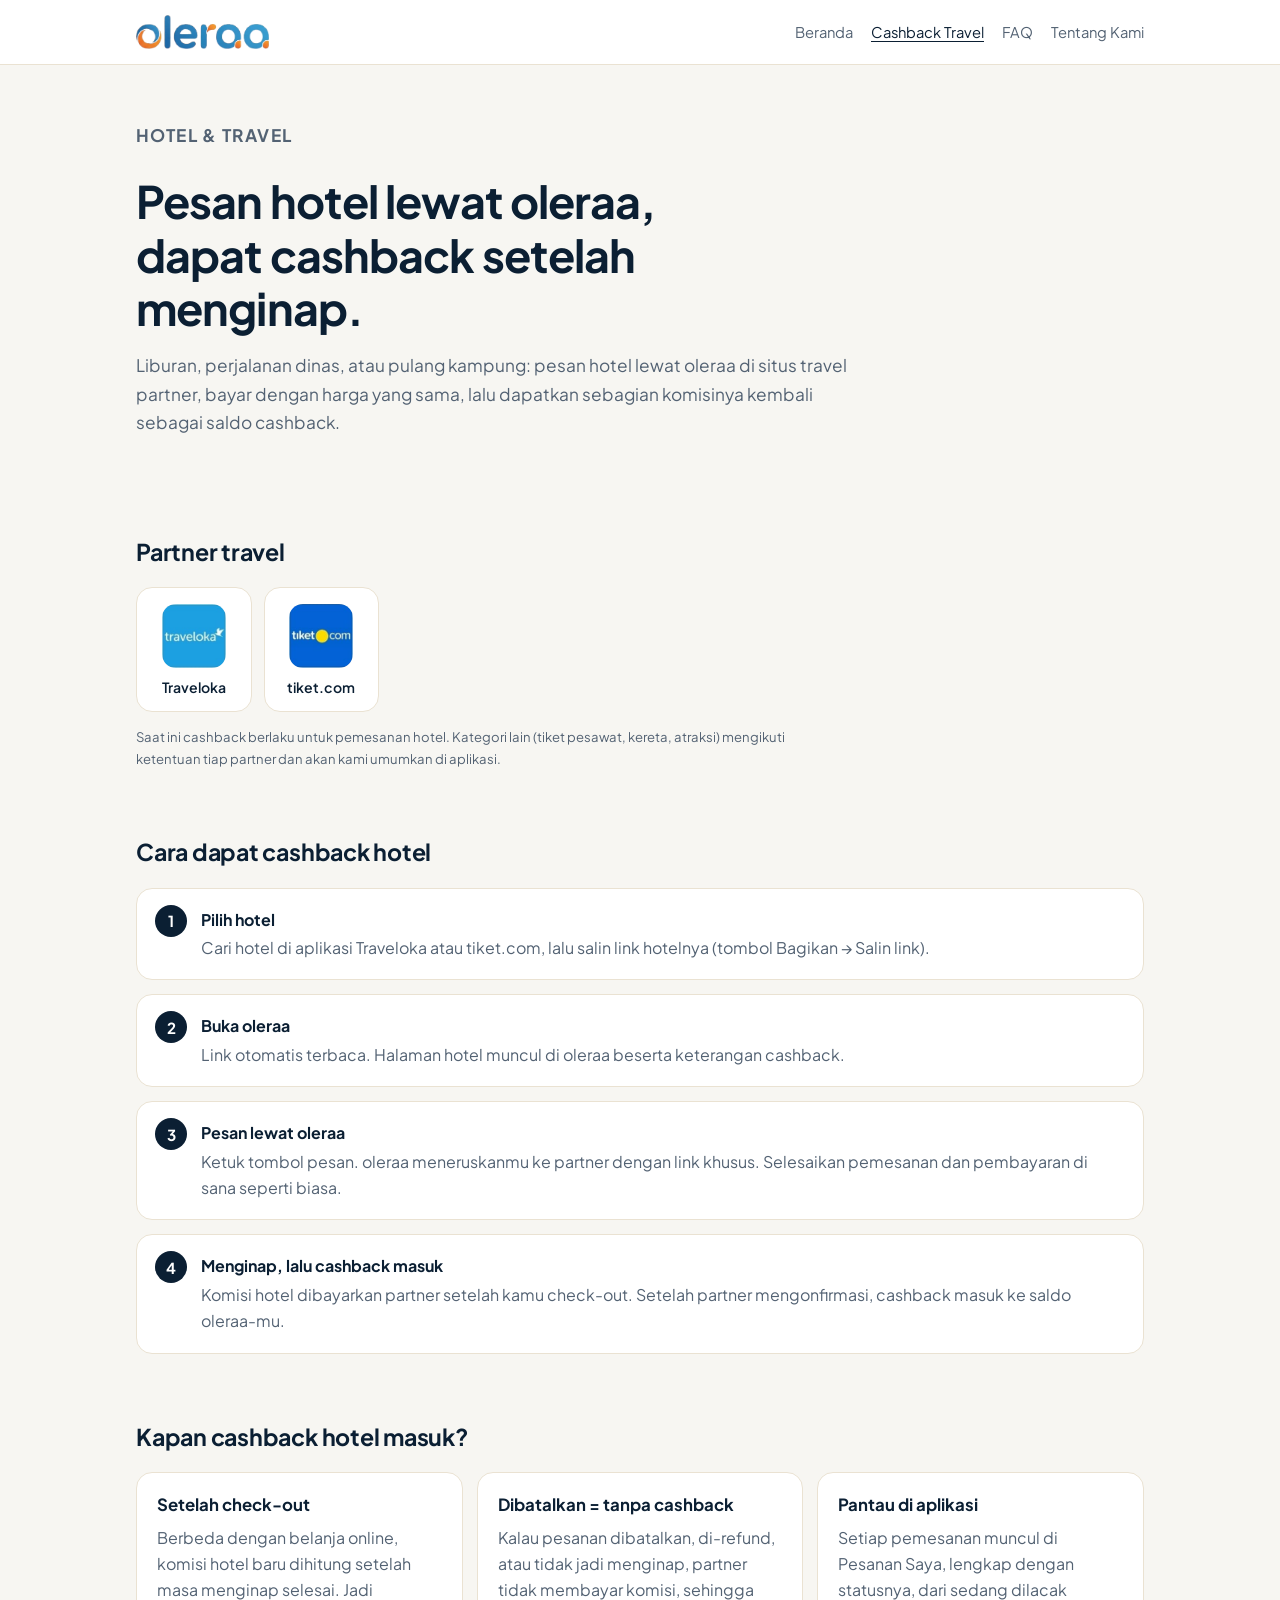
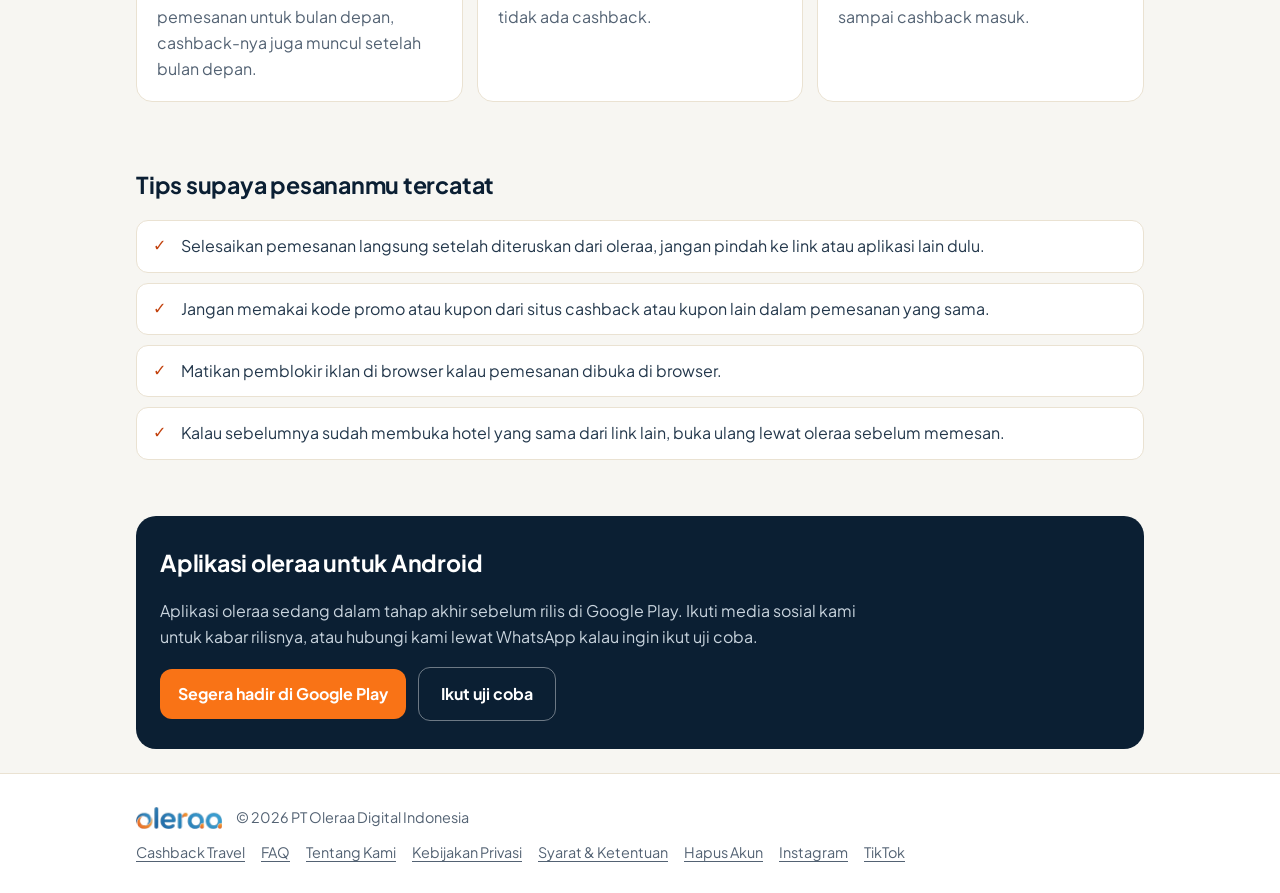
<file: cashback-travel.html>
<!doctype html>
<html lang="id">
<head>
<meta charset="utf-8">
<meta name="viewport" content="width=device-width, initial-scale=1">
<title>Cashback Hotel & Travel | oleraa</title>
<link rel="icon" type="image/png" href="img/favicon.png">
<link rel="apple-touch-icon" href="img/oleraa-icon-1024.png">
<meta name="description" content="Dapat cashback saat pesan hotel di Traveloka dan tiket.com lewat aplikasi oleraa. Cara kerja, kapan cashback masuk, dan tips supaya pesananmu tercatat.">
<link rel="preconnect" href="https://fonts.googleapis.com">
<link rel="preconnect" href="https://fonts.gstatic.com" crossorigin>
<link href="https://fonts.googleapis.com/css2?family=Plus+Jakarta+Sans:wght@400;600;700;800&display=swap" rel="stylesheet">
<link rel="stylesheet" href="style.css">
</head>
<body>
<header class="site-header">
  <div class="wrap">
    <a class="wordmark" href="index.html"><img src="img/oleraa-logo.png" alt="oleraa" height="34"></a>
    <nav class="site-nav" aria-label="Menu utama">
      <a href="index.html">Beranda</a>
      <a href="cashback-travel.html" aria-current="page">Cashback Travel</a>
      <a href="faq.html">FAQ</a>
      <a href="tentang.html">Tentang Kami</a>
    </nav>
  </div>
</header>
<main>
<div class="wrap">
  <div class="hero">
    <p class="eyebrow">Hotel &amp; travel</p>
    <h1>Pesan hotel lewat oleraa, dapat cashback setelah menginap.</h1>
    <p>Liburan, perjalanan dinas, atau pulang kampung: pesan hotel lewat oleraa di situs travel partner, bayar dengan harga yang sama, lalu dapatkan sebagian komisinya kembali sebagai saldo cashback.</p>
  </div>

  <section aria-labelledby="partner-travel">
    <h2 id="partner-travel">Partner travel</h2>
    <ul class="logos">
      <li><img src="img/logo-traveloka.png" alt="Traveloka" width="64" height="64"><span>Traveloka</span></li><li><img src="img/logo-tiket.png" alt="tiket.com" width="64" height="64"><span>tiket.com</span></li>
    </ul>
    <p class="fineprint">Saat ini cashback berlaku untuk pemesanan hotel. Kategori lain (tiket pesawat, kereta, atraksi) mengikuti ketentuan tiap partner dan akan kami umumkan di aplikasi.</p>
  </section>

  <section aria-labelledby="cara-travel">
    <h2 id="cara-travel">Cara dapat cashback hotel</h2>
    <ol class="steps">
      <li><strong>Pilih hotel</strong><span>Cari hotel di aplikasi Traveloka atau tiket.com, lalu salin link hotelnya (tombol Bagikan → Salin link).</span></li>
      <li><strong>Buka oleraa</strong><span>Link otomatis terbaca. Halaman hotel muncul di oleraa beserta keterangan cashback.</span></li>
      <li><strong>Pesan lewat oleraa</strong><span>Ketuk tombol pesan. oleraa meneruskanmu ke partner dengan link khusus. Selesaikan pemesanan dan pembayaran di sana seperti biasa.</span></li>
      <li><strong>Menginap, lalu cashback masuk</strong><span>Komisi hotel dibayarkan partner setelah kamu check-out. Setelah partner mengonfirmasi, cashback masuk ke saldo oleraa-mu.</span></li>
    </ol>
  </section>

  <section aria-labelledby="kapan">
    <h2 id="kapan">Kapan cashback hotel masuk?</h2>
    <div class="cards">
      <div class="card"><h3>Setelah check-out</h3><p>Berbeda dengan belanja online, komisi hotel baru dihitung setelah masa menginap selesai. Jadi pemesanan untuk bulan depan, cashback-nya juga muncul setelah bulan depan.</p></div>
      <div class="card"><h3>Dibatalkan = tanpa cashback</h3><p>Kalau pesanan dibatalkan, di-refund, atau tidak jadi menginap, partner tidak membayar komisi, sehingga tidak ada cashback.</p></div>
      <div class="card"><h3>Pantau di aplikasi</h3><p>Setiap pemesanan muncul di Pesanan Saya, lengkap dengan statusnya, dari sedang dilacak sampai cashback masuk.</p></div>
    </div>
  </section>

  <section aria-labelledby="tips">
    <h2 id="tips">Tips supaya pesananmu tercatat</h2>
    <ul class="checklist">
      <li>Selesaikan pemesanan langsung setelah diteruskan dari oleraa, jangan pindah ke link atau aplikasi lain dulu.</li>
      <li>Jangan memakai kode promo atau kupon dari situs cashback atau kupon lain dalam pemesanan yang sama.</li>
      <li>Matikan pemblokir iklan di browser kalau pemesanan dibuka di browser.</li>
      <li>Kalau sebelumnya sudah membuka hotel yang sama dari link lain, buka ulang lewat oleraa sebelum memesan.</li>
    </ul>
  </section>

  <section class="download" aria-labelledby="unduh">
    <div>
      <h2 id="unduh">Aplikasi oleraa untuk Android</h2>
      <p>Aplikasi oleraa sedang dalam tahap akhir sebelum rilis di Google Play. Ikuti media sosial kami untuk kabar rilisnya, atau hubungi kami lewat WhatsApp kalau ingin ikut uji coba.</p>
      <div class="cta-row">
        <span class="badge-soon">Segera hadir di Google Play</span>
        <a class="btn btn-ghost" href="https://wa.me/6285600544371?text=Halo%20oleraa%2C%20saya%20ingin%20ikut%20uji%20coba%20aplikasi">Ikut uji coba</a>
      </div>
    </div>
  </section>
</div>
</main>
<footer class="site-footer">
  <div class="wrap">
    <div>
      <strong class="foot-brand"><img src="img/oleraa-logo.png" alt="oleraa" height="22"></strong>
      <span>&copy; 2026 PT Oleraa Digital Indonesia</span>
    </div>
    <nav aria-label="Tautan kaki">
      <a href="cashback-travel.html">Cashback Travel</a>
      <a href="faq.html">FAQ</a>
      <a href="tentang.html">Tentang Kami</a>
      <a href="kebijakan-privasi.html">Kebijakan Privasi</a>
      <a href="syarat-ketentuan.html">Syarat &amp; Ketentuan</a>
      <a href="hapus-akun.html">Hapus Akun</a>
      <a href="https://www.instagram.com/oleraa.official/">Instagram</a>
      <a href="https://www.tiktok.com/@oleraa.official">TikTok</a>
    </nav>
  </div>
</footer>
</body>
</html>
</file>
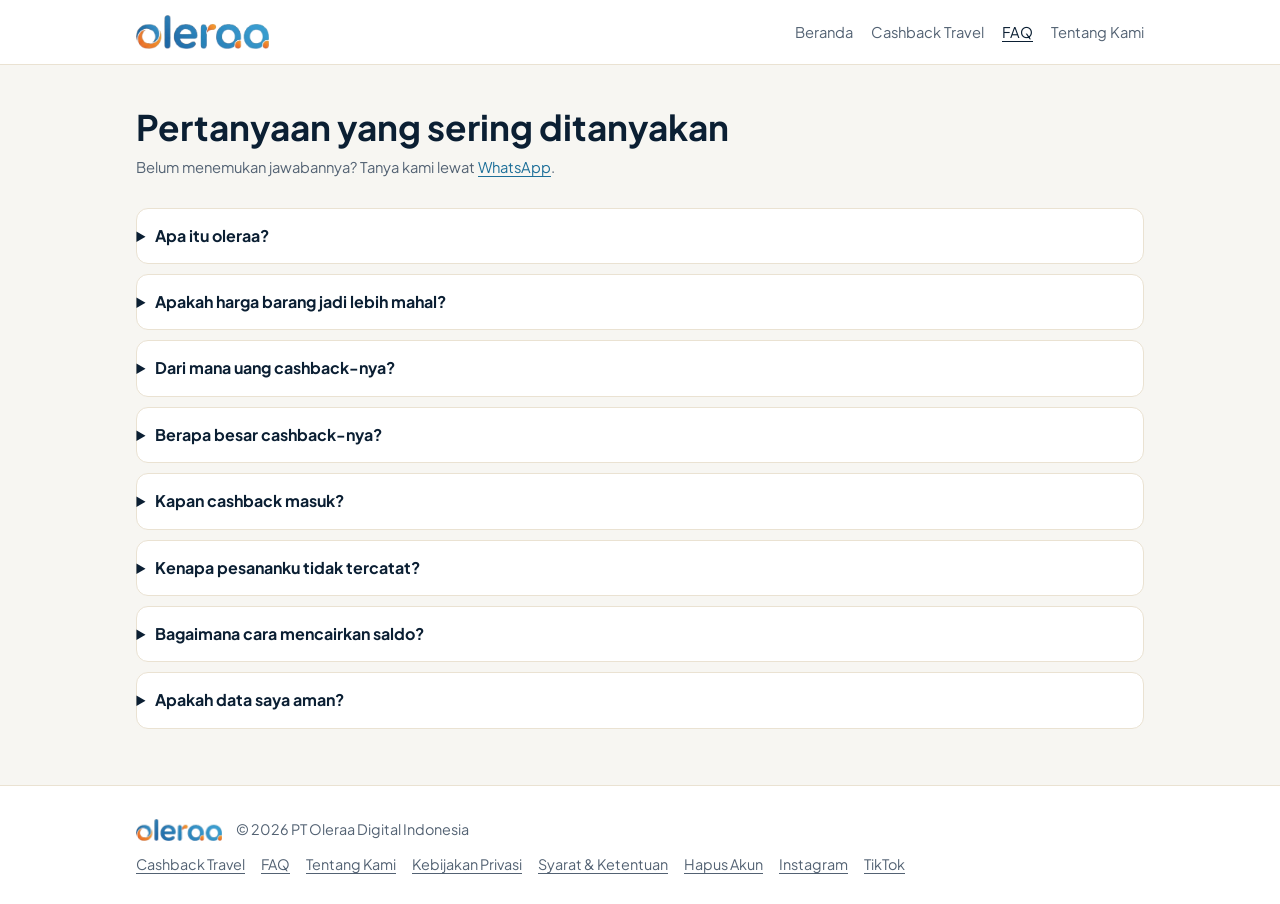
<file: faq.html>
<!doctype html>
<html lang="id">
<head>
<meta charset="utf-8">
<meta name="viewport" content="width=device-width, initial-scale=1">
<title>FAQ | oleraa</title>
<link rel="icon" type="image/png" href="img/favicon.png">
<link rel="apple-touch-icon" href="img/oleraa-icon-1024.png">
<meta name="description" content="Pertanyaan yang sering ditanyakan tentang aplikasi cashback oleraa: cara kerja, kapan cashback masuk, dan pencairan saldo.">
<link rel="preconnect" href="https://fonts.googleapis.com">
<link rel="preconnect" href="https://fonts.gstatic.com" crossorigin>
<link href="https://fonts.googleapis.com/css2?family=Plus+Jakarta+Sans:wght@400;600;700;800&display=swap" rel="stylesheet">
<link rel="stylesheet" href="style.css">
</head>
<body>
<header class="site-header">
  <div class="wrap">
    <a class="wordmark" href="index.html"><img src="img/oleraa-logo.png" alt="oleraa" height="34"></a>
    <nav class="site-nav" aria-label="Menu utama">
      <a href="index.html">Beranda</a>
      <a href="cashback-travel.html">Cashback Travel</a>
      <a href="faq.html" aria-current="page">FAQ</a>
      <a href="tentang.html">Tentang Kami</a>
    </nav>
  </div>
</header>
<main>
<div class="wrap doc">
  <h1>Pertanyaan yang sering ditanyakan</h1>
  <p class="updated">Belum menemukan jawabannya? Tanya kami lewat <a href="https://wa.me/6285600544371">WhatsApp</a>.</p>
  <div class="faq-list">
    <details class="faq"><summary>Apa itu oleraa?</summary><p>oleraa adalah aplikasi cashback buatan PT Oleraa Digital Indonesia. Kamu belanja online atau pesan hotel lewat link dari oleraa, dan sebagian komisi yang kami terima dari partner dikembalikan ke kamu sebagai saldo cashback.</p></details>
    <details class="faq"><summary>Apakah harga barang jadi lebih mahal?</summary><p>Tidak. Kamu membayar harga yang sama seperti kalau membeli langsung di marketplace atau situs travel. Cashback berasal dari komisi yang dibayarkan partner ke oleraa.</p></details>
    <details class="faq"><summary>Dari mana uang cashback-nya?</summary><p>Partner (marketplace dan situs travel) membayar komisi ke oleraa untuk setiap transaksi yang berasal dari link kami. Sebagian komisi itu kami bagikan ke kamu.</p></details>
    <details class="faq"><summary>Berapa besar cashback-nya?</summary><p>Berbeda-beda untuk setiap partner dan kategori produk. Perkiraan cashback ditampilkan di halaman produk di aplikasi sebelum kamu membeli. Angka pastinya mengikuti komisi yang benar-benar dibayarkan partner.</p></details>
    <details class="faq"><summary>Kapan cashback masuk?</summary><p>Untuk belanja online, cashback tercatat setelah pesanan selesai dan dikonfirmasi partner. Untuk hotel, setelah kamu check-out. Setelah itu ada masa tunggu sebelum saldo bisa dicairkan, untuk memastikan pesanan tidak dibatalkan atau dikembalikan.</p></details>
    <details class="faq"><summary>Kenapa pesananku tidak tercatat?</summary><p>Biasanya karena pembelian tidak diselesaikan lewat link dari oleraa, ada link atau kupon dari sumber lain di tengah jalan, atau pemblokir iklan aktif. Kalau pesananmu tidak muncul, hubungi kami lewat WhatsApp dengan bukti pesanan.</p></details>
    <details class="faq"><summary>Bagaimana cara mencairkan saldo?</summary><p>Buka tab Pendapatan di aplikasi dan ajukan penarikan ke rekening atas namamu sendiri. Pencairan bisa melalui pemeriksaan dan verifikasi identitas terlebih dulu.</p></details>
    <details class="faq"><summary>Apakah data saya aman?</summary><p>Kami hanya mengumpulkan data yang diperlukan untuk menjalankan layanan. Rinciannya ada di halaman <a href="kebijakan-privasi.html">Kebijakan Privasi</a>. Kamu bisa menghapus akun kapan saja lewat aplikasi atau halaman <a href="hapus-akun.html">Hapus Akun</a>.</p></details>
    
  </div>
</div>
</main>
<footer class="site-footer">
  <div class="wrap">
    <div>
      <strong class="foot-brand"><img src="img/oleraa-logo.png" alt="oleraa" height="22"></strong>
      <span>&copy; 2026 PT Oleraa Digital Indonesia</span>
    </div>
    <nav aria-label="Tautan kaki">
      <a href="cashback-travel.html">Cashback Travel</a>
      <a href="faq.html">FAQ</a>
      <a href="tentang.html">Tentang Kami</a>
      <a href="kebijakan-privasi.html">Kebijakan Privasi</a>
      <a href="syarat-ketentuan.html">Syarat &amp; Ketentuan</a>
      <a href="hapus-akun.html">Hapus Akun</a>
      <a href="https://www.instagram.com/oleraa.official/">Instagram</a>
      <a href="https://www.tiktok.com/@oleraa.official">TikTok</a>
    </nav>
  </div>
</footer>
</body>
</html>
</file>
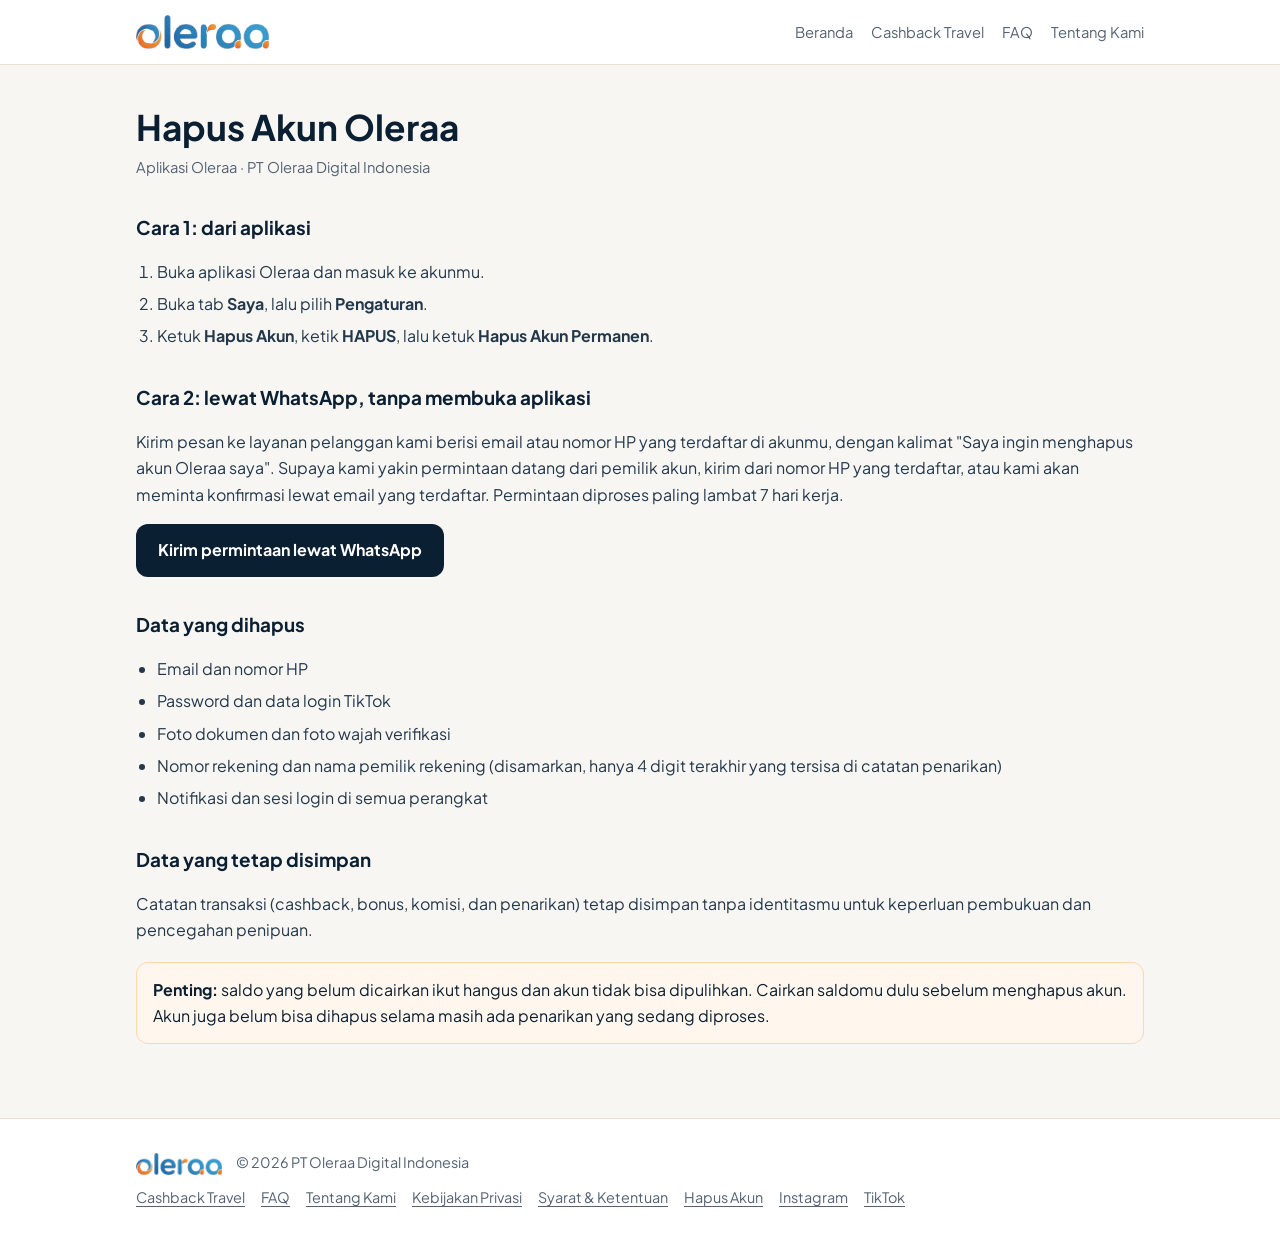
<file: hapus-akun.html>
<!doctype html>
<html lang="id">
<head>
<meta charset="utf-8">
<meta name="viewport" content="width=device-width, initial-scale=1">
<title>Hapus Akun Oleraa</title>
<link rel="icon" type="image/png" href="img/favicon.png">
<link rel="apple-touch-icon" href="img/oleraa-icon-1024.png">
<meta name="description" content="Cara menghapus akun Oleraa dan data apa yang dihapus.">
<link rel="preconnect" href="https://fonts.googleapis.com">
<link rel="preconnect" href="https://fonts.gstatic.com" crossorigin>
<link href="https://fonts.googleapis.com/css2?family=Plus+Jakarta+Sans:wght@400;600;700;800&display=swap" rel="stylesheet">
<link rel="stylesheet" href="style.css">
</head>
<body>
<header class="site-header">
  <div class="wrap">
    <a class="wordmark" href="index.html"><img src="img/oleraa-logo.png" alt="oleraa" height="34"></a>
    <nav class="site-nav" aria-label="Menu utama">
      <a href="index.html">Beranda</a>
      <a href="cashback-travel.html">Cashback Travel</a>
      <a href="faq.html">FAQ</a>
      <a href="tentang.html">Tentang Kami</a>
    </nav>
  </div>
</header>
<main>
<div class="wrap doc">
  <h1>Hapus Akun Oleraa</h1>
  <p class="updated">Aplikasi Oleraa · PT Oleraa Digital Indonesia</p>

  <h2>Cara 1: dari aplikasi</h2>
  <ol>
    <li>Buka aplikasi Oleraa dan masuk ke akunmu.</li>
    <li>Buka tab <strong>Saya</strong>, lalu pilih <strong>Pengaturan</strong>.</li>
    <li>Ketuk <strong>Hapus Akun</strong>, ketik <strong>HAPUS</strong>, lalu ketuk <strong>Hapus Akun Permanen</strong>.</li>
  </ol>

  <h2>Cara 2: lewat WhatsApp, tanpa membuka aplikasi</h2>
  <p>Kirim pesan ke layanan pelanggan kami berisi email atau nomor HP yang terdaftar di akunmu, dengan kalimat "Saya ingin menghapus akun Oleraa saya". Supaya kami yakin permintaan datang dari pemilik akun, kirim dari nomor HP yang terdaftar, atau kami akan meminta konfirmasi lewat email yang terdaftar. Permintaan diproses paling lambat 7 hari kerja.</p>
  <p><a class="btn" href="https://wa.me/6285600544371?text=Saya%20ingin%20menghapus%20akun%20Oleraa%20saya">Kirim permintaan lewat WhatsApp</a></p>

  <h2>Data yang dihapus</h2>
  <ul>
    <li>Email dan nomor HP</li>
    <li>Password dan data login TikTok</li>
    <li>Foto dokumen dan foto wajah verifikasi</li>
    <li>Nomor rekening dan nama pemilik rekening (disamarkan, hanya 4 digit terakhir yang tersisa di catatan penarikan)</li>
    <li>Notifikasi dan sesi login di semua perangkat</li>
  </ul>

  <h2>Data yang tetap disimpan</h2>
  <p>Catatan transaksi (cashback, bonus, komisi, dan penarikan) tetap disimpan tanpa identitasmu untuk keperluan pembukuan dan pencegahan penipuan.</p>

  <div class="callout"><strong>Penting:</strong> saldo yang belum dicairkan ikut hangus dan akun tidak bisa dipulihkan. Cairkan saldomu dulu sebelum menghapus akun. Akun juga belum bisa dihapus selama masih ada penarikan yang sedang diproses.</div>
</div>
</main>
<footer class="site-footer">
  <div class="wrap">
    <div>
      <strong class="foot-brand"><img src="img/oleraa-logo.png" alt="oleraa" height="22"></strong>
      <span>&copy; 2026 PT Oleraa Digital Indonesia</span>
    </div>
    <nav aria-label="Tautan kaki">
      <a href="cashback-travel.html">Cashback Travel</a>
      <a href="faq.html">FAQ</a>
      <a href="tentang.html">Tentang Kami</a>
      <a href="kebijakan-privasi.html">Kebijakan Privasi</a>
      <a href="syarat-ketentuan.html">Syarat &amp; Ketentuan</a>
      <a href="hapus-akun.html">Hapus Akun</a>
      <a href="https://www.instagram.com/oleraa.official/">Instagram</a>
      <a href="https://www.tiktok.com/@oleraa.official">TikTok</a>
    </nav>
  </div>
</footer>
</body>
</html>
</file>
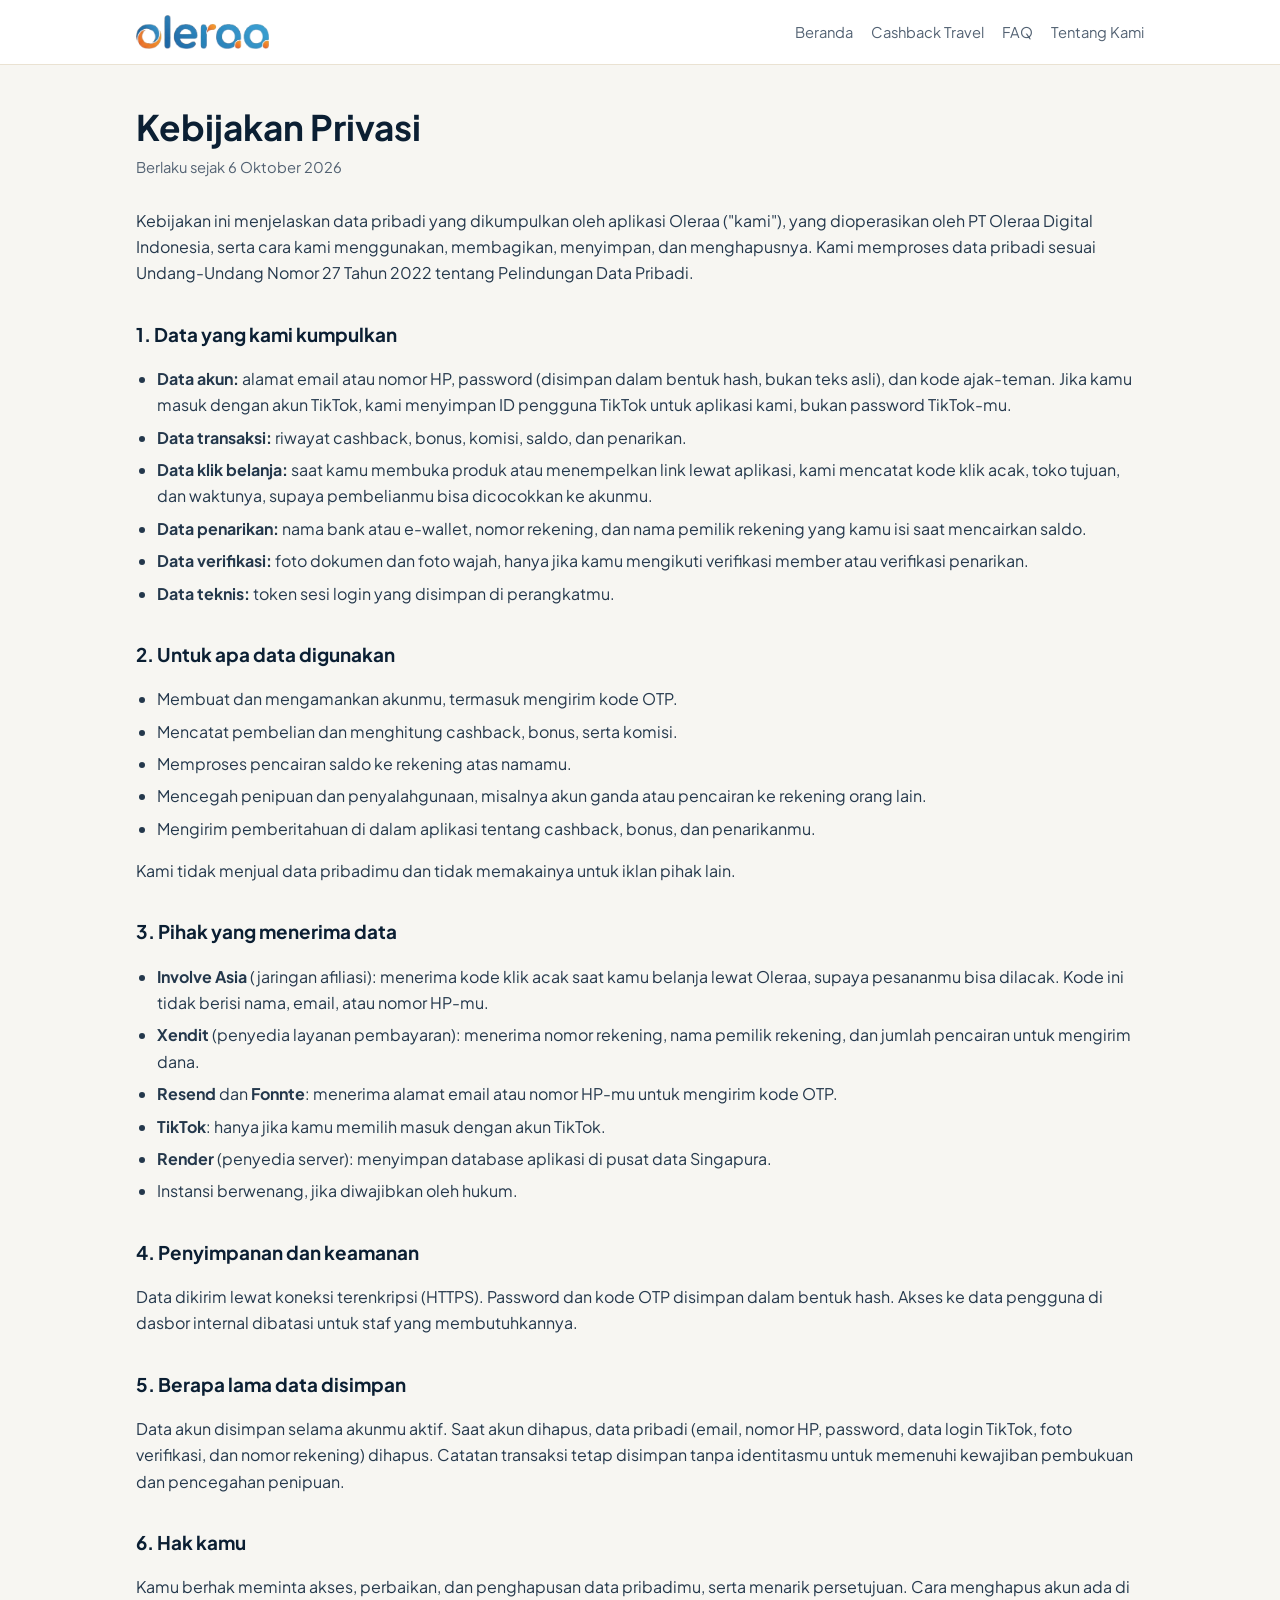
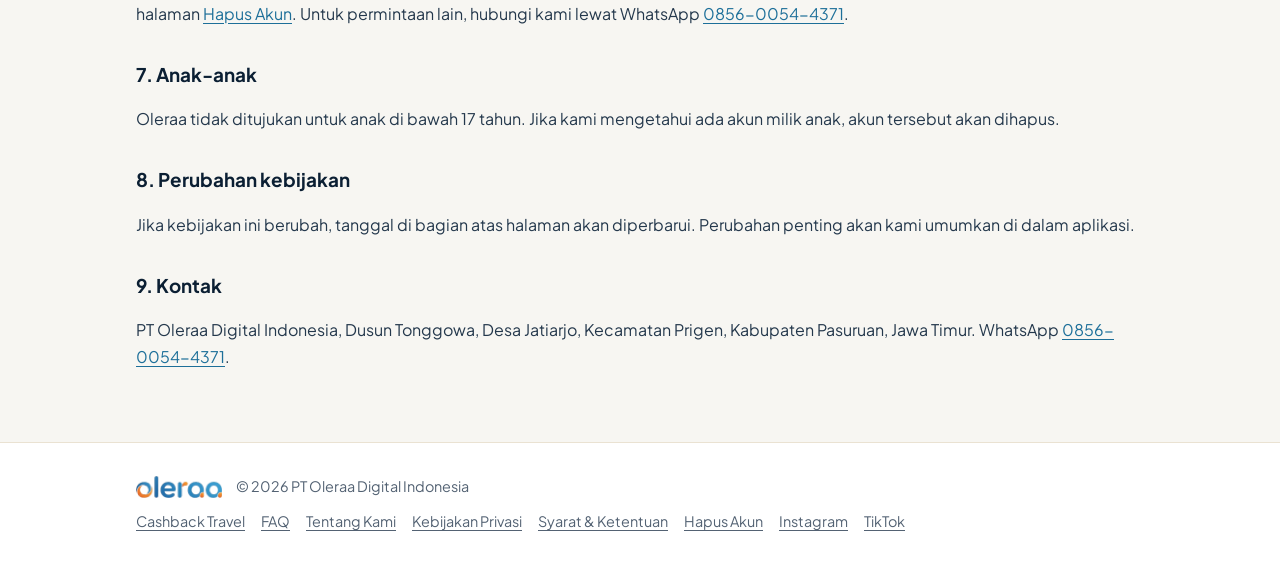
<file: kebijakan-privasi.html>
<!doctype html>
<html lang="id">
<head>
<meta charset="utf-8">
<meta name="viewport" content="width=device-width, initial-scale=1">
<title>Kebijakan Privasi Oleraa</title>
<link rel="icon" type="image/png" href="img/favicon.png">
<link rel="apple-touch-icon" href="img/oleraa-icon-1024.png">
<meta name="description" content="Data apa yang dikumpulkan aplikasi Oleraa, untuk apa, dengan siapa dibagikan, dan bagaimana menghapusnya.">
<link rel="preconnect" href="https://fonts.googleapis.com">
<link rel="preconnect" href="https://fonts.gstatic.com" crossorigin>
<link href="https://fonts.googleapis.com/css2?family=Plus+Jakarta+Sans:wght@400;600;700;800&display=swap" rel="stylesheet">
<link rel="stylesheet" href="style.css">
</head>
<body>
<header class="site-header">
  <div class="wrap">
    <a class="wordmark" href="index.html"><img src="img/oleraa-logo.png" alt="oleraa" height="34"></a>
    <nav class="site-nav" aria-label="Menu utama">
      <a href="index.html">Beranda</a>
      <a href="cashback-travel.html">Cashback Travel</a>
      <a href="faq.html">FAQ</a>
      <a href="tentang.html">Tentang Kami</a>
    </nav>
  </div>
</header>
<main>
<div class="wrap doc">
  <h1>Kebijakan Privasi</h1>
  <p class="updated">Berlaku sejak 6 Oktober 2026</p>

  <p>Kebijakan ini menjelaskan data pribadi yang dikumpulkan oleh aplikasi Oleraa ("kami"), yang dioperasikan oleh PT Oleraa Digital Indonesia, serta cara kami menggunakan, membagikan, menyimpan, dan menghapusnya. Kami memproses data pribadi sesuai Undang-Undang Nomor 27 Tahun 2022 tentang Pelindungan Data Pribadi.</p>

  <h2>1. Data yang kami kumpulkan</h2>
  <ul>
    <li><strong>Data akun:</strong> alamat email atau nomor HP, password (disimpan dalam bentuk hash, bukan teks asli), dan kode ajak-teman. Jika kamu masuk dengan akun TikTok, kami menyimpan ID pengguna TikTok untuk aplikasi kami, bukan password TikTok-mu.</li>
    <li><strong>Data transaksi:</strong> riwayat cashback, bonus, komisi, saldo, dan penarikan.</li>
    <li><strong>Data klik belanja:</strong> saat kamu membuka produk atau menempelkan link lewat aplikasi, kami mencatat kode klik acak, toko tujuan, dan waktunya, supaya pembelianmu bisa dicocokkan ke akunmu.</li>
    <li><strong>Data penarikan:</strong> nama bank atau e-wallet, nomor rekening, dan nama pemilik rekening yang kamu isi saat mencairkan saldo.</li>
    <li><strong>Data verifikasi:</strong> foto dokumen dan foto wajah, hanya jika kamu mengikuti verifikasi member atau verifikasi penarikan.</li>
    <li><strong>Data teknis:</strong> token sesi login yang disimpan di perangkatmu.</li>
  </ul>

  <h2>2. Untuk apa data digunakan</h2>
  <ul>
    <li>Membuat dan mengamankan akunmu, termasuk mengirim kode OTP.</li>
    <li>Mencatat pembelian dan menghitung cashback, bonus, serta komisi.</li>
    <li>Memproses pencairan saldo ke rekening atas namamu.</li>
    <li>Mencegah penipuan dan penyalahgunaan, misalnya akun ganda atau pencairan ke rekening orang lain.</li>
    <li>Mengirim pemberitahuan di dalam aplikasi tentang cashback, bonus, dan penarikanmu.</li>
  </ul>
  <p>Kami tidak menjual data pribadimu dan tidak memakainya untuk iklan pihak lain.</p>

  <h2>3. Pihak yang menerima data</h2>
  <ul>
    <li><strong>Involve Asia</strong> (jaringan afiliasi): menerima kode klik acak saat kamu belanja lewat Oleraa, supaya pesananmu bisa dilacak. Kode ini tidak berisi nama, email, atau nomor HP-mu.</li>
    <li><strong>Xendit</strong> (penyedia layanan pembayaran): menerima nomor rekening, nama pemilik rekening, dan jumlah pencairan untuk mengirim dana.</li>
    <li><strong>Resend</strong> dan <strong>Fonnte</strong>: menerima alamat email atau nomor HP-mu untuk mengirim kode OTP.</li>
    <li><strong>TikTok</strong>: hanya jika kamu memilih masuk dengan akun TikTok.</li>
    <li><strong>Render</strong> (penyedia server): menyimpan database aplikasi di pusat data Singapura.</li>
    <li>Instansi berwenang, jika diwajibkan oleh hukum.</li>
  </ul>

  <h2>4. Penyimpanan dan keamanan</h2>
  <p>Data dikirim lewat koneksi terenkripsi (HTTPS). Password dan kode OTP disimpan dalam bentuk hash. Akses ke data pengguna di dasbor internal dibatasi untuk staf yang membutuhkannya.</p>

  <h2>5. Berapa lama data disimpan</h2>
  <p>Data akun disimpan selama akunmu aktif. Saat akun dihapus, data pribadi (email, nomor HP, password, data login TikTok, foto verifikasi, dan nomor rekening) dihapus. Catatan transaksi tetap disimpan tanpa identitasmu untuk memenuhi kewajiban pembukuan dan pencegahan penipuan.</p>

  <h2>6. Hak kamu</h2>
  <p>Kamu berhak meminta akses, perbaikan, dan penghapusan data pribadimu, serta menarik persetujuan. Cara menghapus akun ada di halaman <a href="hapus-akun.html">Hapus Akun</a>. Untuk permintaan lain, hubungi kami lewat WhatsApp <a href="https://wa.me/6285600544371">0856-0054-4371</a>.</p>

  <h2>7. Anak-anak</h2>
  <p>Oleraa tidak ditujukan untuk anak di bawah 17 tahun. Jika kami mengetahui ada akun milik anak, akun tersebut akan dihapus.</p>

  <h2>8. Perubahan kebijakan</h2>
  <p>Jika kebijakan ini berubah, tanggal di bagian atas halaman akan diperbarui. Perubahan penting akan kami umumkan di dalam aplikasi.</p>

  <h2>9. Kontak</h2>
  <p>PT Oleraa Digital Indonesia, Dusun Tonggowa, Desa Jatiarjo, Kecamatan Prigen, Kabupaten Pasuruan, Jawa Timur. WhatsApp <a href="https://wa.me/6285600544371">0856-0054-4371</a>.</p>
</div>
</main>
<footer class="site-footer">
  <div class="wrap">
    <div>
      <strong class="foot-brand"><img src="img/oleraa-logo.png" alt="oleraa" height="22"></strong>
      <span>&copy; 2026 PT Oleraa Digital Indonesia</span>
    </div>
    <nav aria-label="Tautan kaki">
      <a href="cashback-travel.html">Cashback Travel</a>
      <a href="faq.html">FAQ</a>
      <a href="tentang.html">Tentang Kami</a>
      <a href="kebijakan-privasi.html">Kebijakan Privasi</a>
      <a href="syarat-ketentuan.html">Syarat &amp; Ketentuan</a>
      <a href="hapus-akun.html">Hapus Akun</a>
      <a href="https://www.instagram.com/oleraa.official/">Instagram</a>
      <a href="https://www.tiktok.com/@oleraa.official">TikTok</a>
    </nav>
  </div>
</footer>
</body>
</html>
</file>
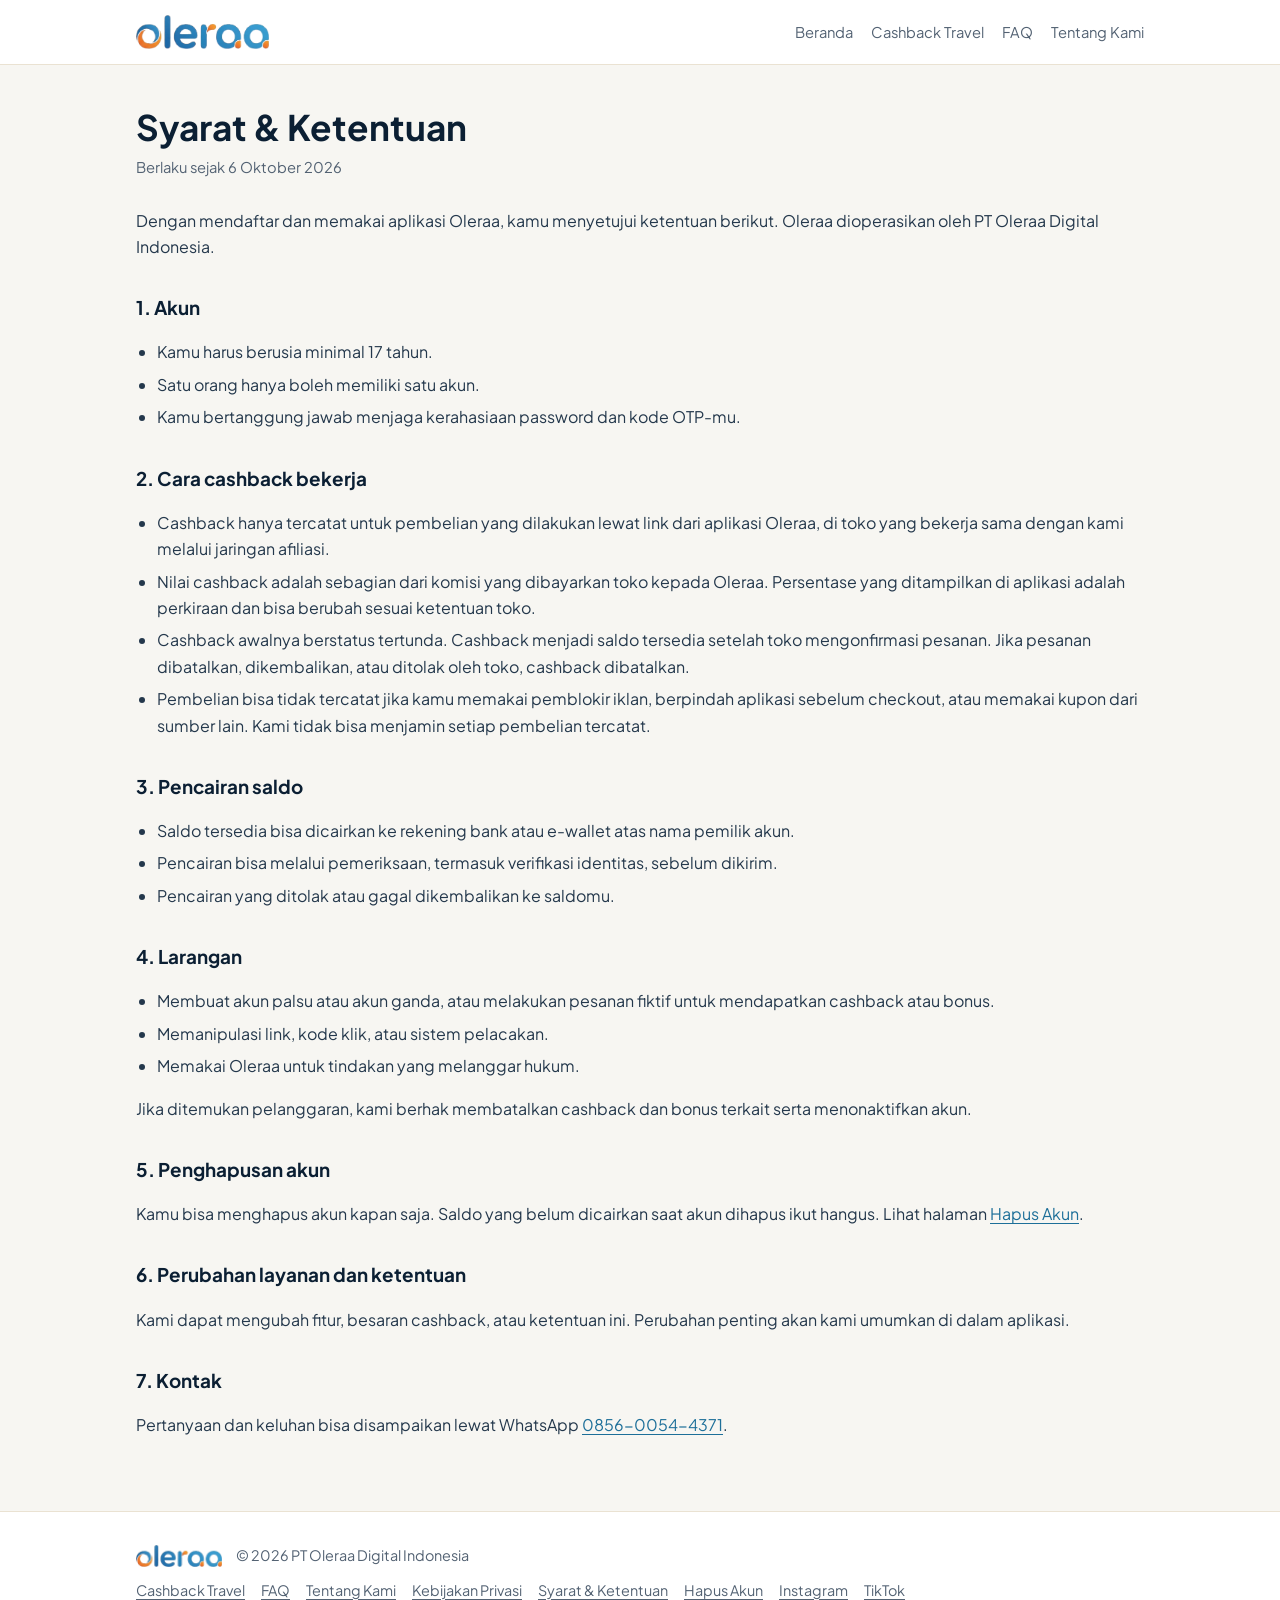
<file: syarat-ketentuan.html>
<!doctype html>
<html lang="id">
<head>
<meta charset="utf-8">
<meta name="viewport" content="width=device-width, initial-scale=1">
<title>Syarat & Ketentuan Oleraa</title>
<link rel="icon" type="image/png" href="img/favicon.png">
<link rel="apple-touch-icon" href="img/oleraa-icon-1024.png">
<meta name="description" content="Aturan penggunaan aplikasi Oleraa, cara cashback dihitung, dan ketentuan pencairan saldo.">
<link rel="preconnect" href="https://fonts.googleapis.com">
<link rel="preconnect" href="https://fonts.gstatic.com" crossorigin>
<link href="https://fonts.googleapis.com/css2?family=Plus+Jakarta+Sans:wght@400;600;700;800&display=swap" rel="stylesheet">
<link rel="stylesheet" href="style.css">
</head>
<body>
<header class="site-header">
  <div class="wrap">
    <a class="wordmark" href="index.html"><img src="img/oleraa-logo.png" alt="oleraa" height="34"></a>
    <nav class="site-nav" aria-label="Menu utama">
      <a href="index.html">Beranda</a>
      <a href="cashback-travel.html">Cashback Travel</a>
      <a href="faq.html">FAQ</a>
      <a href="tentang.html">Tentang Kami</a>
    </nav>
  </div>
</header>
<main>
<div class="wrap doc">
  <h1>Syarat &amp; Ketentuan</h1>
  <p class="updated">Berlaku sejak 6 Oktober 2026</p>

  <p>Dengan mendaftar dan memakai aplikasi Oleraa, kamu menyetujui ketentuan berikut. Oleraa dioperasikan oleh PT Oleraa Digital Indonesia.</p>

  <h2>1. Akun</h2>
  <ul>
    <li>Kamu harus berusia minimal 17 tahun.</li>
    <li>Satu orang hanya boleh memiliki satu akun.</li>
    <li>Kamu bertanggung jawab menjaga kerahasiaan password dan kode OTP-mu.</li>
  </ul>

  <h2>2. Cara cashback bekerja</h2>
  <ul>
    <li>Cashback hanya tercatat untuk pembelian yang dilakukan lewat link dari aplikasi Oleraa, di toko yang bekerja sama dengan kami melalui jaringan afiliasi.</li>
    <li>Nilai cashback adalah sebagian dari komisi yang dibayarkan toko kepada Oleraa. Persentase yang ditampilkan di aplikasi adalah perkiraan dan bisa berubah sesuai ketentuan toko.</li>
    <li>Cashback awalnya berstatus tertunda. Cashback menjadi saldo tersedia setelah toko mengonfirmasi pesanan. Jika pesanan dibatalkan, dikembalikan, atau ditolak oleh toko, cashback dibatalkan.</li>
    <li>Pembelian bisa tidak tercatat jika kamu memakai pemblokir iklan, berpindah aplikasi sebelum checkout, atau memakai kupon dari sumber lain. Kami tidak bisa menjamin setiap pembelian tercatat.</li>
  </ul>

  <h2>3. Pencairan saldo</h2>
  <ul>
    <li>Saldo tersedia bisa dicairkan ke rekening bank atau e-wallet atas nama pemilik akun.</li>
    <li>Pencairan bisa melalui pemeriksaan, termasuk verifikasi identitas, sebelum dikirim.</li>
    <li>Pencairan yang ditolak atau gagal dikembalikan ke saldomu.</li>
  </ul>

  <h2>4. Larangan</h2>
  <ul>
    <li>Membuat akun palsu atau akun ganda, atau melakukan pesanan fiktif untuk mendapatkan cashback atau bonus.</li>
    <li>Memanipulasi link, kode klik, atau sistem pelacakan.</li>
    <li>Memakai Oleraa untuk tindakan yang melanggar hukum.</li>
  </ul>
  <p>Jika ditemukan pelanggaran, kami berhak membatalkan cashback dan bonus terkait serta menonaktifkan akun.</p>

  <h2>5. Penghapusan akun</h2>
  <p>Kamu bisa menghapus akun kapan saja. Saldo yang belum dicairkan saat akun dihapus ikut hangus. Lihat halaman <a href="hapus-akun.html">Hapus Akun</a>.</p>

  <h2>6. Perubahan layanan dan ketentuan</h2>
  <p>Kami dapat mengubah fitur, besaran cashback, atau ketentuan ini. Perubahan penting akan kami umumkan di dalam aplikasi.</p>

  <h2>7. Kontak</h2>
  <p>Pertanyaan dan keluhan bisa disampaikan lewat WhatsApp <a href="https://wa.me/6285600544371">0856-0054-4371</a>.</p>
</div>
</main>
<footer class="site-footer">
  <div class="wrap">
    <div>
      <strong class="foot-brand"><img src="img/oleraa-logo.png" alt="oleraa" height="22"></strong>
      <span>&copy; 2026 PT Oleraa Digital Indonesia</span>
    </div>
    <nav aria-label="Tautan kaki">
      <a href="cashback-travel.html">Cashback Travel</a>
      <a href="faq.html">FAQ</a>
      <a href="tentang.html">Tentang Kami</a>
      <a href="kebijakan-privasi.html">Kebijakan Privasi</a>
      <a href="syarat-ketentuan.html">Syarat &amp; Ketentuan</a>
      <a href="hapus-akun.html">Hapus Akun</a>
      <a href="https://www.instagram.com/oleraa.official/">Instagram</a>
      <a href="https://www.tiktok.com/@oleraa.official">TikTok</a>
    </nav>
  </div>
</footer>
</body>
</html>
</file>
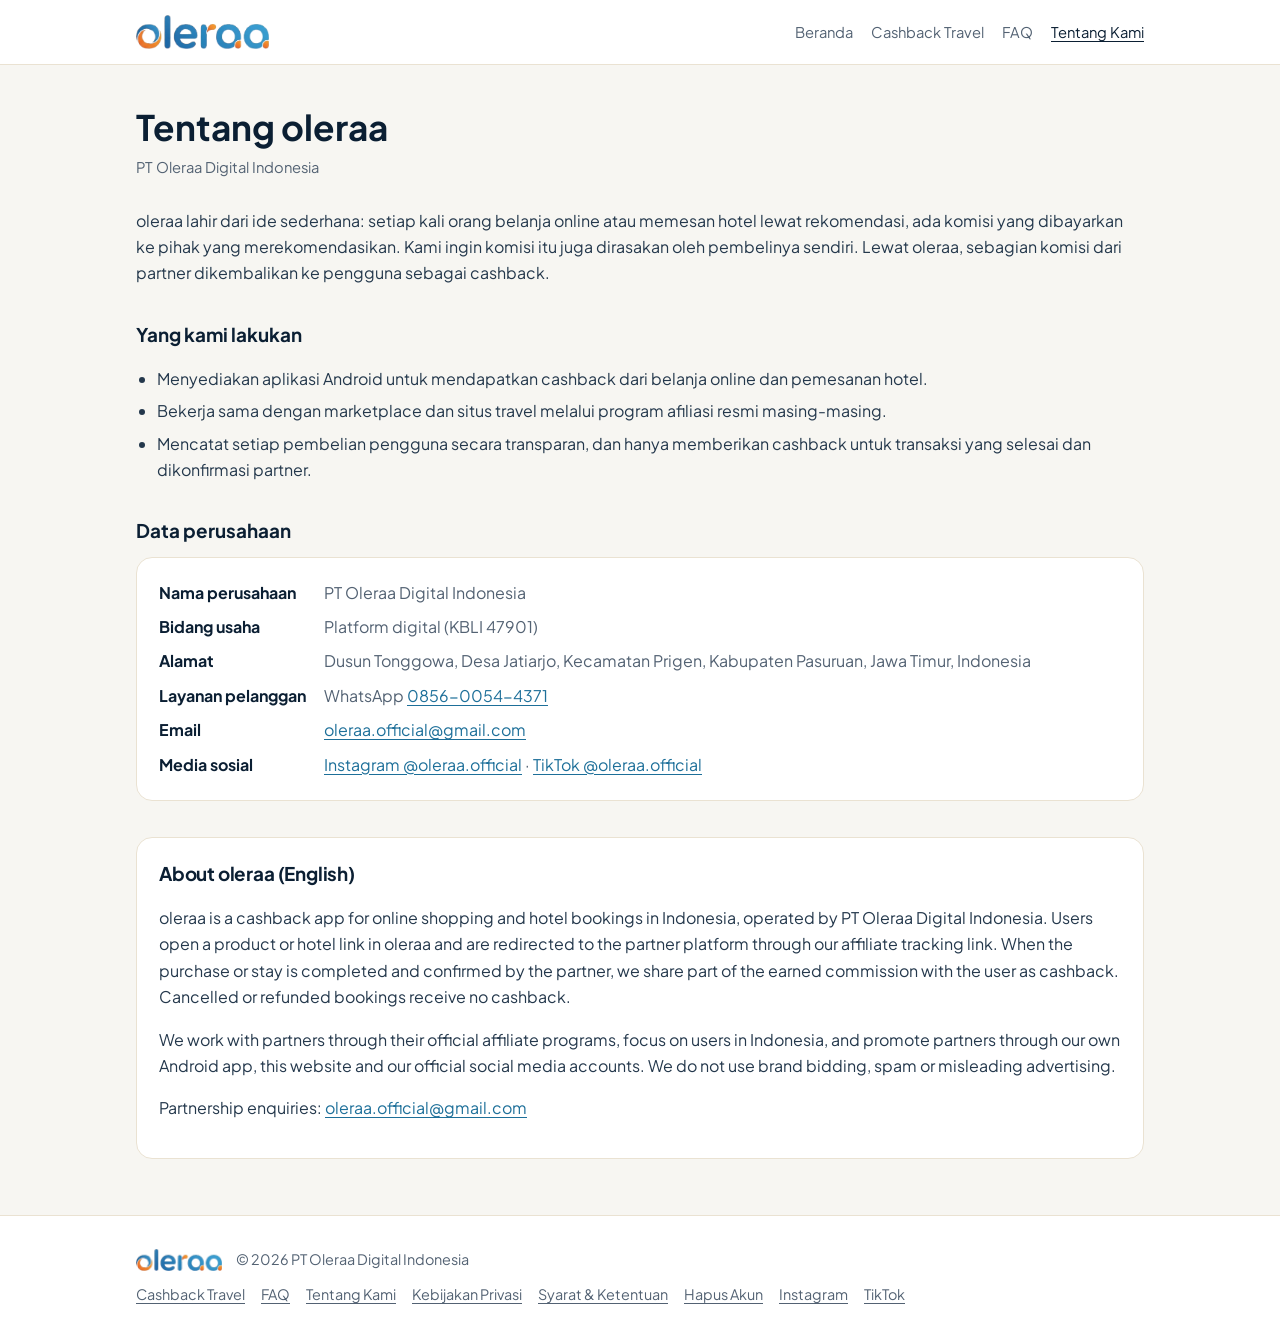
<file: tentang.html>
<!doctype html>
<html lang="id">
<head>
<meta charset="utf-8">
<meta name="viewport" content="width=device-width, initial-scale=1">
<title>Tentang Kami | oleraa</title>
<link rel="icon" type="image/png" href="img/favicon.png">
<link rel="apple-touch-icon" href="img/oleraa-icon-1024.png">
<meta name="description" content="Tentang oleraa dan PT Oleraa Digital Indonesia: aplikasi cashback belanja online dan hotel di Indonesia.">
<link rel="preconnect" href="https://fonts.googleapis.com">
<link rel="preconnect" href="https://fonts.gstatic.com" crossorigin>
<link href="https://fonts.googleapis.com/css2?family=Plus+Jakarta+Sans:wght@400;600;700;800&display=swap" rel="stylesheet">
<link rel="stylesheet" href="style.css">
</head>
<body>
<header class="site-header">
  <div class="wrap">
    <a class="wordmark" href="index.html"><img src="img/oleraa-logo.png" alt="oleraa" height="34"></a>
    <nav class="site-nav" aria-label="Menu utama">
      <a href="index.html">Beranda</a>
      <a href="cashback-travel.html">Cashback Travel</a>
      <a href="faq.html">FAQ</a>
      <a href="tentang.html" aria-current="page">Tentang Kami</a>
    </nav>
  </div>
</header>
<main>
<div class="wrap doc">
  <h1>Tentang oleraa</h1>
  <p class="updated">PT Oleraa Digital Indonesia</p>

  <p>oleraa lahir dari ide sederhana: setiap kali orang belanja online atau memesan hotel lewat rekomendasi, ada komisi yang dibayarkan ke pihak yang merekomendasikan. Kami ingin komisi itu juga dirasakan oleh pembelinya sendiri. Lewat oleraa, sebagian komisi dari partner dikembalikan ke pengguna sebagai cashback.</p>

  <h2>Yang kami lakukan</h2>
  <ul>
    <li>Menyediakan aplikasi Android untuk mendapatkan cashback dari belanja online dan pemesanan hotel.</li>
    <li>Bekerja sama dengan marketplace dan situs travel melalui program afiliasi resmi masing-masing.</li>
    <li>Mencatat setiap pembelian pengguna secara transparan, dan hanya memberikan cashback untuk transaksi yang selesai dan dikonfirmasi partner.</li>
  </ul>

  <h2>Data perusahaan</h2>
  <div class="contact">
    <dl>
      <dt>Nama perusahaan</dt><dd>PT Oleraa Digital Indonesia</dd>
      <dt>Bidang usaha</dt><dd>Platform digital (KBLI 47901)</dd>
      <dt>Alamat</dt><dd>Dusun Tonggowa, Desa Jatiarjo, Kecamatan Prigen, Kabupaten Pasuruan, Jawa Timur, Indonesia</dd>
      <dt>Layanan pelanggan</dt><dd>WhatsApp <a href="https://wa.me/6285600544371">0856-0054-4371</a></dd>
      <dt>Email</dt><dd><a href="mailto:oleraa.official@gmail.com">oleraa.official@gmail.com</a></dd>
      <dt>Media sosial</dt><dd><a href="https://www.instagram.com/oleraa.official/">Instagram @oleraa.official</a> · <a href="https://www.tiktok.com/@oleraa.official">TikTok @oleraa.official</a></dd>
    </dl>
  </div>

  <section class="en" lang="en" aria-labelledby="about-en">
    <h2 id="about-en">About oleraa (English)</h2>
    <p>oleraa is a cashback app for online shopping and hotel bookings in Indonesia, operated by PT Oleraa Digital Indonesia. Users open a product or hotel link in oleraa and are redirected to the partner platform through our affiliate tracking link. When the purchase or stay is completed and confirmed by the partner, we share part of the earned commission with the user as cashback. Cancelled or refunded bookings receive no cashback.</p>
    <p>We work with partners through their official affiliate programs, focus on users in Indonesia, and promote partners through our own Android app, this website and our official social media accounts. We do not use brand bidding, spam or misleading advertising.</p>
    <p>Partnership enquiries: <a href="mailto:oleraa.official@gmail.com">oleraa.official@gmail.com</a></p>
  </section>
</div>
</main>
<footer class="site-footer">
  <div class="wrap">
    <div>
      <strong class="foot-brand"><img src="img/oleraa-logo.png" alt="oleraa" height="22"></strong>
      <span>&copy; 2026 PT Oleraa Digital Indonesia</span>
    </div>
    <nav aria-label="Tautan kaki">
      <a href="cashback-travel.html">Cashback Travel</a>
      <a href="faq.html">FAQ</a>
      <a href="tentang.html">Tentang Kami</a>
      <a href="kebijakan-privasi.html">Kebijakan Privasi</a>
      <a href="syarat-ketentuan.html">Syarat &amp; Ketentuan</a>
      <a href="hapus-akun.html">Hapus Akun</a>
      <a href="https://www.instagram.com/oleraa.official/">Instagram</a>
      <a href="https://www.tiktok.com/@oleraa.official">TikTok</a>
    </nav>
  </div>
</footer>
</body>
</html>
</file>
<file: style.css>
:root {
  --ink: #0b1f33;
  --ink-2: #536273;
  --bg: #f7f6f2;
  --surface: #ffffff;
  --border: #eae2d2;
  --orange: #c2410c;
  --orange-bright: #f97316;
  --blue: #1d6f99;
  --radius: 16px;
}
* { box-sizing: border-box; }
html { -webkit-text-size-adjust: 100%; }
body {
  margin: 0;
  background: var(--bg);
  color: var(--ink);
  font-family: "Plus Jakarta Sans", system-ui, -apple-system, "Segoe UI", sans-serif;
  font-size: 16px;
  line-height: 1.65;
}
a { color: var(--blue); text-underline-offset: 3px; }
a:focus-visible, button:focus-visible { outline: 3px solid var(--orange); outline-offset: 3px; border-radius: 6px; }
.wrap { max-width: 1040px; margin: 0 auto; padding: 0 16px; }

.site-header { background: var(--surface); border-bottom: 1px solid var(--border); }
.site-header .wrap { display: flex; align-items: center; justify-content: space-between; gap: 0 16px; min-height: 64px; flex-wrap: wrap; padding-top: 8px; padding-bottom: 8px; }
.wordmark { font-weight: 800; font-size: 1.5rem; letter-spacing: -0.02em; color: var(--ink); text-decoration: none; }
.wordmark span { color: var(--orange); }
.wordmark img { display: block; height: 34px; width: auto; }
.site-nav { display: flex; gap: 4px 18px; flex-wrap: wrap; font-size: 0.92rem; }
.site-nav a { color: var(--ink-2); text-decoration: none; padding: 12px 0; }
.site-nav a:hover, .site-nav a[aria-current="page"] { color: var(--ink); text-decoration: underline; }

.hero { padding: 56px 0 40px; }
.hero h1 { font-size: clamp(1.9rem, 5vw, 2.8rem); line-height: 1.2; letter-spacing: -0.02em; margin: 0 0 16px; max-width: 18ch; }
.hero p { font-size: 1.08rem; color: var(--ink-2); max-width: 56ch; margin: 0 0 24px; }
.status-note { display: inline-block; background: var(--surface); border: 1px solid var(--border); border-radius: 12px; padding: 12px 16px; font-size: 0.95rem; }

section { padding: 32px 0; }
section h2 { font-size: 1.45rem; margin: 0 0 16px; letter-spacing: -0.01em; }
.steps { list-style: none; margin: 0; padding: 0; display: grid; gap: 14px; counter-reset: step; }
.steps li { background: var(--surface); border: 1px solid var(--border); border-radius: var(--radius); padding: 18px 20px 18px 64px; position: relative; counter-increment: step; }
.steps li::before { content: counter(step); position: absolute; left: 18px; top: 16px; width: 32px; height: 32px; border-radius: 50%; background: var(--ink); color: #fff; font-weight: 700; display: grid; place-items: center; font-size: 0.95rem; }
.steps strong { display: block; margin-bottom: 2px; }
.steps span { color: var(--ink-2); }

.contact { background: var(--surface); border: 1px solid var(--border); border-radius: var(--radius); padding: 22px; }
.contact dl { margin: 0; display: grid; grid-template-columns: max-content 1fr; gap: 8px 18px; }
.contact dt { font-weight: 700; }
.contact dd { margin: 0; color: var(--ink-2); }

.doc { padding-top: 40px; padding-bottom: 56px; }
.doc h1 { font-size: clamp(1.6rem, 4.5vw, 2.2rem); line-height: 1.25; margin: 0 0 6px; }
.doc .updated { color: var(--ink-2); font-size: 0.92rem; margin: 0 0 28px; }
.doc h2 { font-size: 1.18rem; margin: 32px 0 10px; }
.doc p, .doc li { color: #24384c; overflow-wrap: anywhere; }
.doc ul, .doc ol { padding-left: 1.3em; }
.doc li { margin-bottom: 6px; }
.callout { background: #fff7ed; border: 1px solid #fed7aa; border-radius: 12px; padding: 14px 16px; margin: 18px 0; }
.btn {
  display: inline-block; background: var(--ink); color: #fff; text-decoration: none; font-weight: 700;
  padding: 13px 22px; border-radius: 12px; min-height: 48px;
}
.btn:hover { background: #17324f; }

.site-footer { border-top: 1px solid var(--border); background: var(--surface); padding: 28px 0; font-size: 0.9rem; color: var(--ink-2); }
.site-footer .wrap { display: flex; flex-wrap: wrap; gap: 10px 24px; justify-content: space-between; }
.site-footer nav { display: flex; gap: 16px; flex-wrap: wrap; }
.site-footer a { color: var(--ink-2); }

@media (max-width: 560px) {
  .contact dl { grid-template-columns: 1fr; gap: 2px; }
  .contact dd { margin-bottom: 10px; }
  .steps li { padding-left: 58px; }
}

/* ---- Beranda & halaman baru (Nov 2026) ---- */
.eyebrow { text-transform: uppercase; letter-spacing: 0.08em; font-size: 0.78rem; font-weight: 700; color: var(--orange); margin: 0 0 10px; }
.hero h1 em { font-style: normal; color: var(--orange); }
.hero-split { display: grid; grid-template-columns: 1.15fr 0.85fr; gap: 40px; align-items: center; }
.hero-split h1 { max-width: 16ch; }
.cta-row { display: flex; flex-wrap: wrap; gap: 12px; align-items: center; }
.btn-ghost { background: var(--surface); color: var(--ink); border: 1px solid var(--border); }
.btn-ghost:hover { background: #fff; border-color: var(--ink-2); }
.phone { margin: 0; justify-self: center; width: min(300px, 100%); padding: 10px; background: var(--ink); border-radius: 36px; box-shadow: 0 24px 48px -24px rgba(11,31,51,.45); }
.phone img { display: block; width: 100%; height: auto; border-radius: 28px; }

.section-sub { margin: 18px 0 10px; font-weight: 700; color: var(--ink-2); font-size: 0.95rem; }
.logos { list-style: none; margin: 0; padding: 0; display: grid; grid-template-columns: repeat(auto-fill, minmax(112px, 1fr)); gap: 12px; }
.logos li { background: var(--surface); border: 1px solid var(--border); border-radius: var(--radius); padding: 16px 10px 12px; display: flex; flex-direction: column; align-items: center; gap: 8px; text-align: center; font-size: 0.88rem; font-weight: 600; }
.logos img { width: 64px; height: 64px; border-radius: 14px; object-fit: cover; }
.fineprint { color: var(--ink-2); font-size: 0.82rem; margin: 14px 0 0; max-width: 70ch; }

.cards { display: grid; grid-template-columns: repeat(auto-fit, minmax(220px, 1fr)); gap: 14px; }
.card { background: var(--surface); border: 1px solid var(--border); border-radius: var(--radius); padding: 18px 20px; }
.card h3 { margin: 0 0 6px; font-size: 1.05rem; }
.card p { margin: 0; color: var(--ink-2); }

.download { margin: 24px 0; background: var(--ink); color: #fff; border-radius: 20px; padding: 28px 24px; }
.download h2 { color: #fff; }
.download p { color: #c9d4de; max-width: 60ch; }
.download .btn-ghost { background: transparent; color: #fff; border-color: rgba(255,255,255,.4); }
.badge-soon { display: inline-block; background: var(--orange-bright); color: #fff; font-weight: 700; padding: 12px 18px; border-radius: 12px; }

.checklist { list-style: none; margin: 0; padding: 0; display: grid; gap: 10px; }
.checklist li { background: var(--surface); border: 1px solid var(--border); border-radius: 12px; padding: 12px 16px 12px 44px; position: relative; color: #24384c; }
.checklist li::before { content: "✓"; position: absolute; left: 16px; top: 11px; color: var(--orange); font-weight: 800; }

.faq-list { display: grid; gap: 10px; }
.faq { background: var(--surface); border: 1px solid var(--border); border-radius: 12px; padding: 0 18px; }
.faq summary { cursor: pointer; font-weight: 700; padding: 14px 0; list-style-position: outside; }
.faq p { margin: 0 0 16px; color: #24384c; }

.en { margin-top: 36px; padding: 20px 22px; background: var(--surface); border: 1px solid var(--border); border-radius: var(--radius); }
.en h2 { margin-top: 0; }

.foot-brand { font-weight: 800; font-size: 1.1rem; color: var(--ink); margin-right: 12px; }
.foot-brand span { color: var(--orange); }
.foot-brand img { display: inline-block; height: 22px; width: auto; vertical-align: middle; }

@media (max-width: 760px) {
  .hero-split { grid-template-columns: 1fr; gap: 28px; }
  .hero { padding-top: 36px; }
  .phone { width: min(260px, 80%); }
}
</file>
